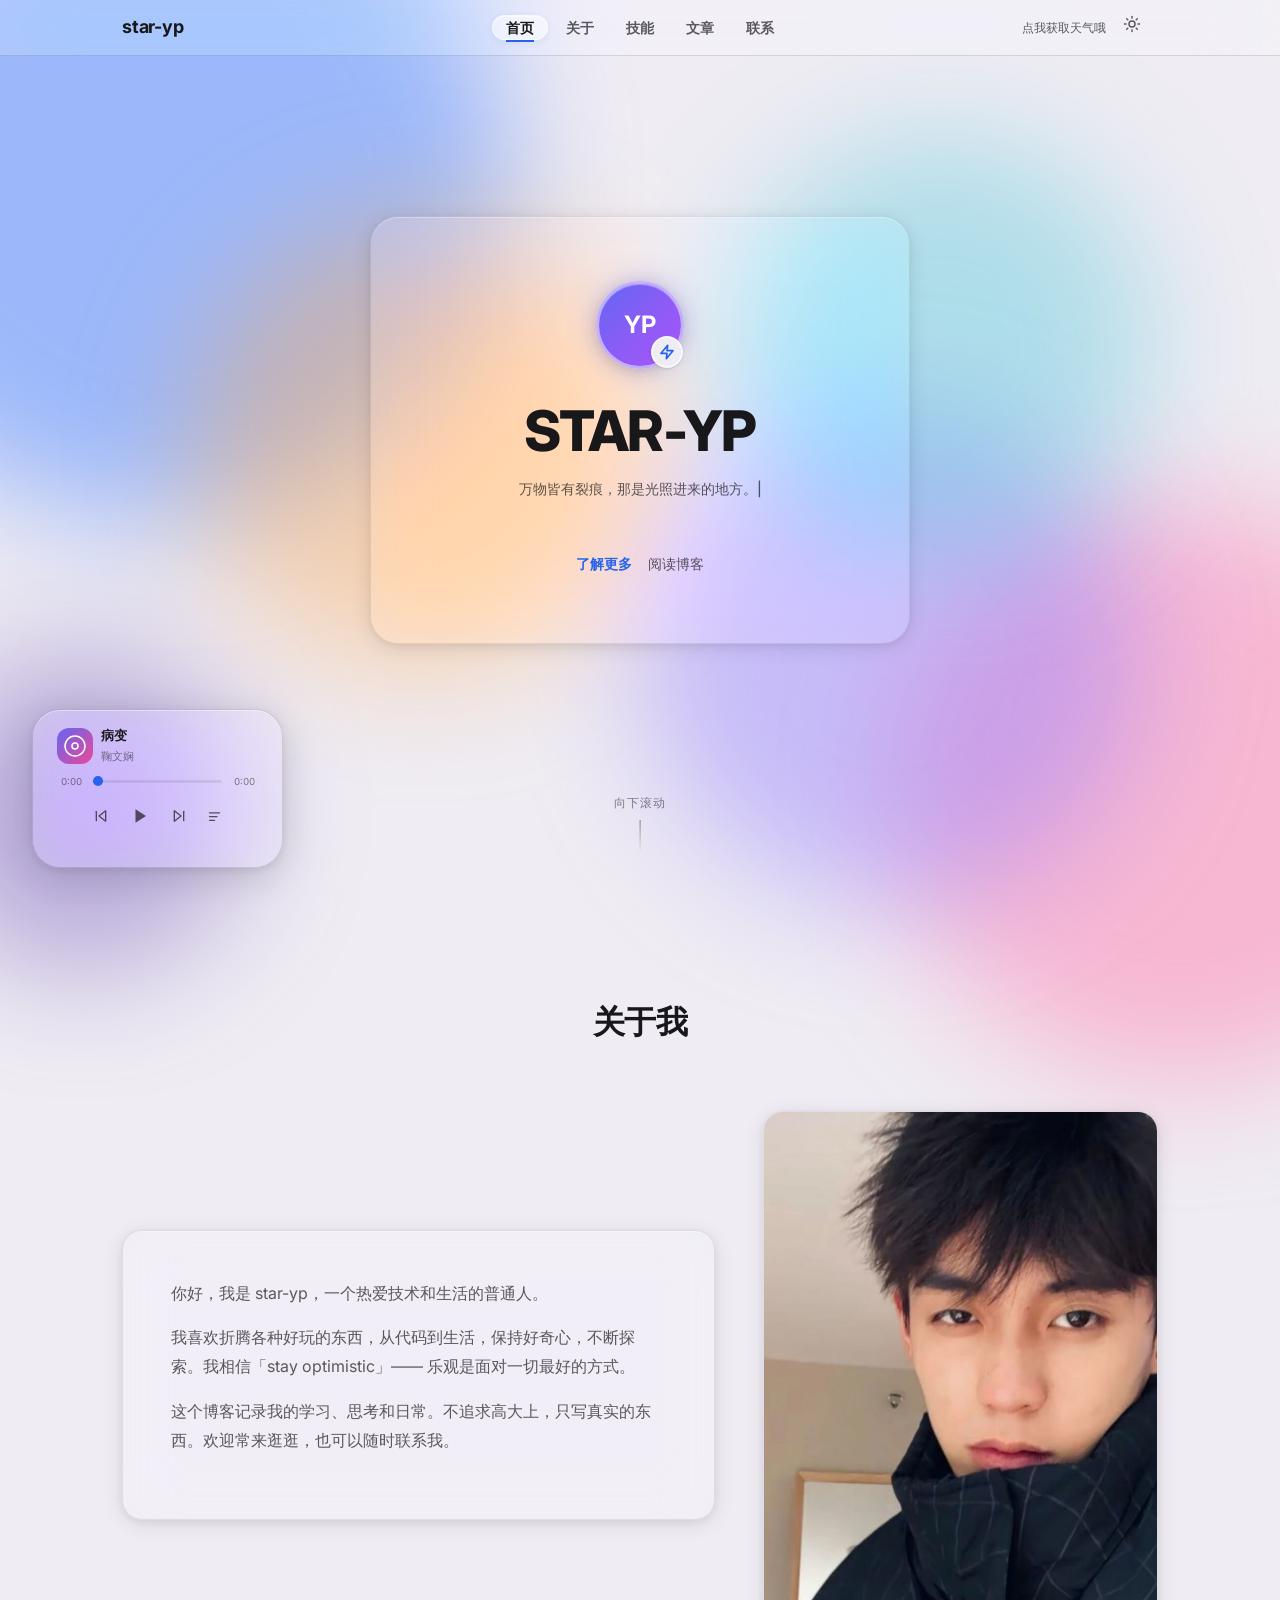
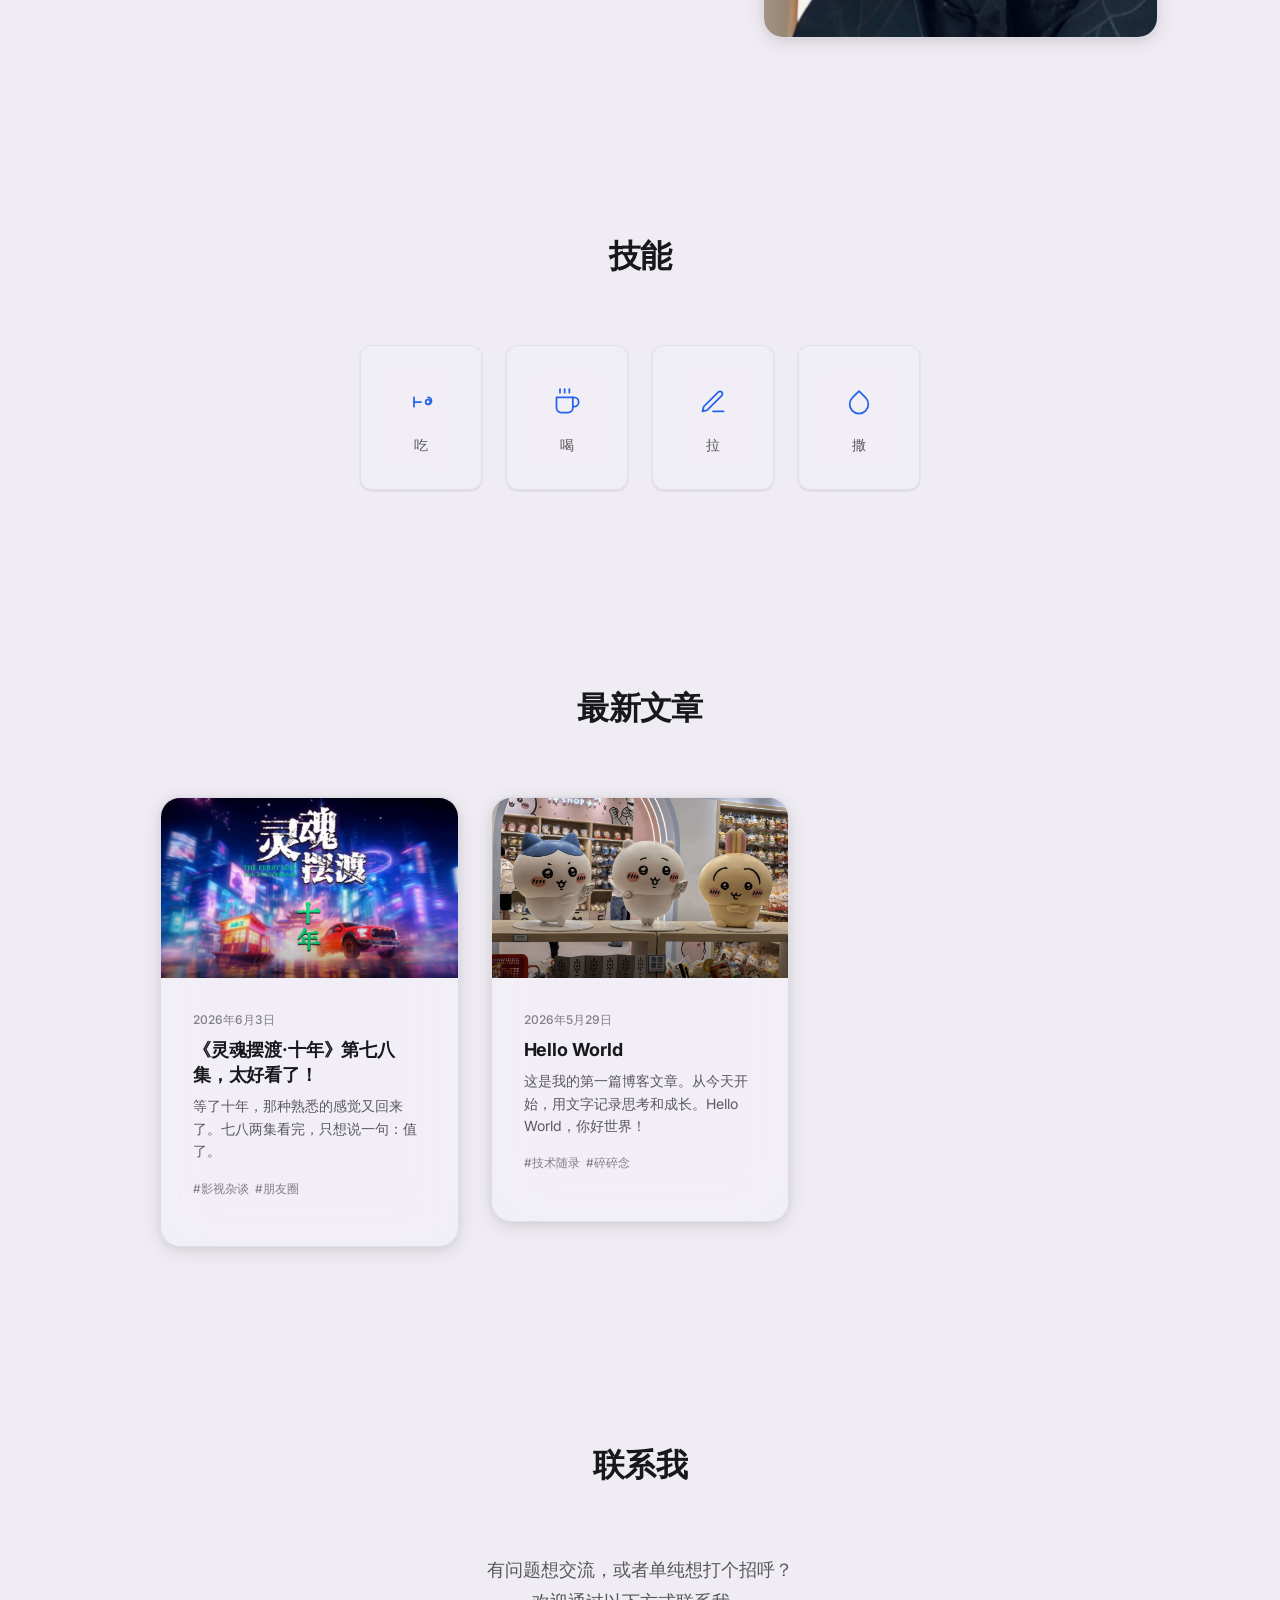
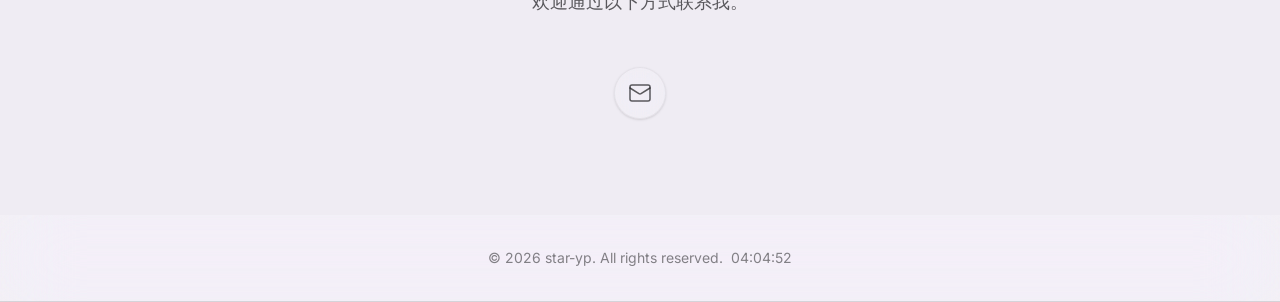
<file: index.html>
<!DOCTYPE html>
<html lang="zh-CN">
<head>
  <meta charset="UTF-8">
  <meta name="viewport" content="width=device-width, initial-scale=1.0">
  <meta name="description" content="star-yp 的个人博客 - stay optimistic">
  <title>star-yp's Blog</title>
  <link rel="icon" type="image/jpeg" href="favicon.jpg">
  <link rel="preconnect" href="https://fonts.googleapis.com">
  <link rel="preconnect" href="https://fonts.gstatic.com" crossorigin>
  <link href="https://fonts.googleapis.com/css2?family=Inter:wght@400;500;600;700;800&display=swap" rel="stylesheet">
  <link rel="stylesheet" href="css/styles.css">
</head>
<body>

  <!-- ======== 粒子星空背景 ======== -->
  <canvas class="particle-bg" id="particleBg" aria-hidden="true"></canvas>

  <!-- ======== 动态背景光斑 (iOS 17 风格) ======== -->
  <div class="bg-orbs" aria-hidden="true">
    <div class="bg-orbs__orb bg-orbs__orb--1"></div>
    <div class="bg-orbs__orb bg-orbs__orb--2"></div>
    <div class="bg-orbs__orb bg-orbs__orb--3"></div>
    <div class="bg-orbs__orb bg-orbs__orb--4"></div>
    <div class="bg-orbs__orb bg-orbs__orb--5"></div>
    <div class="bg-orbs__orb bg-orbs__orb--6"></div>
  </div>

  <!-- ======== 主题切换过渡层 ======== -->
  <div class="theme-overlay" id="themeOverlay" aria-hidden="true"></div>

  <!-- ======== 导航栏 ======== -->
  <nav class="nav glass--heavy" id="nav">
    <div class="nav__inner container">
      <a href="#hero" class="nav__logo">star-yp</a>
      <ul class="nav__links" id="navLinks">
        <button class="nav__drawer-close" id="drawerClose" aria-label="关闭菜单">
          <svg width="20" height="20" viewBox="0 0 24 24" fill="none" stroke="currentColor" stroke-width="2" stroke-linecap="round"><line x1="18" y1="6" x2="6" y2="18"/><line x1="6" y1="6" x2="18" y2="18"/></svg>
        </button>
        <li><a href="#hero" class="nav__link nav__link--active">首页</a></li>
        <li><a href="#about" class="nav__link">关于</a></li>
        <li><a href="#skills" class="nav__link">技能</a></li>
        <li><a href="#posts" class="nav__link">文章</a></li>
        <li><a href="#contact" class="nav__link">联系</a></li>
        <div class="nav__indicator" id="navIndicator"></div>
      </ul>
      <div class="nav__actions">
        <span class="nav__weather" id="navWeather">
          <span id="weatherText">点我获取天气哦</span>
        </span>
        <button class="nav__theme" id="themeToggle" aria-label="Switch theme">
          <span class="nav__theme-icon nav__theme-icon--sun">
            <svg width="18" height="18" viewBox="0 0 24 24" fill="none" stroke="currentColor" stroke-width="2" stroke-linecap="round" stroke-linejoin="round">
              <circle cx="12" cy="12" r="4"/><path d="M12 2v2"/><path d="M12 20v2"/><path d="m4.93 4.93 1.41 1.41"/><path d="m17.66 17.66 1.41 1.41"/><path d="M2 12h2"/><path d="M20 12h2"/><path d="m6.34 17.66-1.41 1.41"/><path d="m19.07 4.93-1.41 1.41"/>
            </svg>
          </span>
          <span class="nav__theme-icon nav__theme-icon--moon">
            <svg width="18" height="18" viewBox="0 0 24 24" fill="none" stroke="currentColor" stroke-width="2" stroke-linecap="round" stroke-linejoin="round">
              <path d="M21 12.79A9 9 0 1 1 11.21 3 7 7 0 0 0 21 12.79z"/>
            </svg>
          </span>
        </button>
      </div>
      <button class="nav__toggle" id="navToggle" aria-label="Toggle menu">
        <span></span>
        <span></span>
        <span></span>
      </button>
    </div>
    <div class="nav__overlay" id="navOverlay"></div>
  </nav>

  <main>
    <!-- ======== Hero ======== -->
    <section id="hero" class="section hero">
      <div class="hero__content glass--medium reveal reveal-zoom" id="heroCard">
        <div class="hero__avatar">
          <div class="hero__avatar-placeholder">YP
            <span class="hero__avatar-badge">
              <svg width="16" height="16" viewBox="0 0 24 24" fill="none" stroke="currentColor" stroke-width="2.5" stroke-linecap="round" stroke-linejoin="round">
                <path d="M13 2L3 14h9l-1 8 10-12h-9l1-8z"/>
              </svg>
            </span>
          </div>
        </div>
        <h1 class="hero__title" id="heroTitle"></h1>
        <p class="hero__quote" id="heroQuote"></p>
        <div class="hero__actions">
          <a href="#about" class="hero__cta">了解更多</a>
          <a href="#posts" class="hero__cta hero__cta--secondary">阅读博客</a>
        </div>
      </div>
      <div class="hero__scroll-indicator">
        <span>向下滚动</span>
        <div class="hero__scroll-line"></div>
      </div>
    </section>

    <!-- ======== 关于我 ======== -->
    <section id="about" class="section">
      <div class="container">
        <h2 class="section__title reveal">关于我</h2>
        <div class="about__grid">
          <div class="about__text glass--medium reveal reveal-left">
            <p class="about__paragraph">
              你好，我是 star-yp，一个热爱技术和生活的普通人。
            </p>
            <p class="about__paragraph">
              我喜欢折腾各种好玩的东西，从代码到生活，保持好奇心，不断探索。我相信「stay optimistic」—— 乐观是面对一切最好的方式。
            </p>
            <p class="about__paragraph">
              这个博客记录我的学习、思考和日常。不追求高大上，只写真实的东西。欢迎常来逛逛，也可以随时联系我。
            </p>
          </div>
          <div class="about__image glass--medium reveal reveal-right" id="aboutImageCard">
            <img class="about__image-photo" id="photoDisplay" src="assets/photo.jpg" alt="个人照片" draggable="false" style="object-position: 50% 50%">
            <span class="about__image-hint">↕ 拖拽调整位置</span>
          </div>
        </div>
      </div>
    </section>

    <!-- ======== 技能 ======== -->
    <section id="skills" class="section section--alt">
      <div class="container">
        <h2 class="section__title reveal">技能</h2>
        <div class="skills__grid">
          <div class="skill-card glass--light reveal">
            <span class="skill-card__icon">
              <svg width="28" height="28" viewBox="0 0 24 24" fill="none" stroke="currentColor" stroke-width="1.5" stroke-linecap="round" stroke-linejoin="round">
                <path d="M18 8a3 3 0 0 1 0 6"/><path d="M6 8v8"/><path d="M6 12h6"/><circle cx="18" cy="12" r="2"/>
              </svg>
            </span>
            <span class="skill-card__label">吃</span>
          </div>
          <div class="skill-card glass--light reveal">
            <span class="skill-card__icon">
              <svg width="28" height="28" viewBox="0 0 24 24" fill="none" stroke="currentColor" stroke-width="1.5" stroke-linecap="round" stroke-linejoin="round">
                <path d="M17 8h1a4 4 0 0 1 0 8h-1"/><path d="M3 8h14v9a4 4 0 0 1-4 4H7a4 4 0 0 1-4-4Z"/><line x1="6" y1="1" x2="6" y2="4"/><line x1="10" y1="1" x2="10" y2="4"/><line x1="14" y1="1" x2="14" y2="4"/>
              </svg>
            </span>
            <span class="skill-card__label">喝</span>
          </div>
          <div class="skill-card glass--light reveal">
            <span class="skill-card__icon">
              <svg width="28" height="28" viewBox="0 0 24 24" fill="none" stroke="currentColor" stroke-width="1.5" stroke-linecap="round" stroke-linejoin="round">
                <path d="M12 20h9"/><path d="M16.5 3.5a2.121 2.121 0 0 1 3 3L7 19l-4 1 1-4L16.5 3.5z"/>
              </svg>
            </span>
            <span class="skill-card__label">拉</span>
          </div>
          <div class="skill-card glass--light reveal">
            <span class="skill-card__icon">
              <svg width="28" height="28" viewBox="0 0 24 24" fill="none" stroke="currentColor" stroke-width="1.5" stroke-linecap="round" stroke-linejoin="round">
                <path d="M12 2.69l5.66 5.66a8 8 0 1 1-11.31 0z"/>
              </svg>
            </span>
            <span class="skill-card__label">撒</span>
          </div>
        </div>
      </div>
    </section>

    <!-- ======== 博客文章 ======== -->
    <section id="posts" class="section">
      <div class="container">
        <h2 class="section__title reveal">最新文章</h2>
        <div class="posts__grid">
          <article class="post-card glass--medium reveal">
            <div class="post-card__image">
              <img class="post-card__image-img" src="assets/post-soul-ferry.jpg" alt="">
              <div class="post-card__image-overlay"></div>
            </div>
            <a href="post.html?id=soul-ferry-ten-years" class="post-card__body">
              <time class="post-card__date" datetime="2026-06-03">2026年6月3日</time>
              <h3 class="post-card__title">《灵魂摆渡·十年》第七八集，太好看了！</h3>
              <p class="post-card__excerpt">
                等了十年，那种熟悉的感觉又回来了。七八两集看完，只想说一句：值了。
              </p>
              <div class="post-card__tags">
                <span class="post-card__tag">#影视杂谈</span>
                <span class="post-card__tag">#朋友圈</span>
              </div>
            </a>
          </article>
          <article class="post-card glass--medium reveal">
            <div class="post-card__image">
              <img class="post-card__image-img" src="assets/post-cover.jpg" alt="">
              <div class="post-card__image-overlay"></div>
            </div>
            <a href="post.html?id=hello-world" class="post-card__body">
              <time class="post-card__date" datetime="2026-05-29">2026年5月29日</time>
              <h3 class="post-card__title">Hello World</h3>
              <p class="post-card__excerpt">
                这是我的第一篇博客文章。从今天开始，用文字记录思考和成长。Hello World，你好世界！
              </p>
              <div class="post-card__tags">
                <span class="post-card__tag">#技术随录</span>
                <span class="post-card__tag">#碎碎念</span>
              </div>
            </a>
          </article>
        </div>
      </div>
    </section>

    <!-- ======== 联系我 ======== -->
    <section id="contact" class="section section--alt">
      <div class="container">
        <h2 class="section__title reveal">联系我</h2>
        <p class="contact__intro reveal">
          有问题想交流，或者单纯想打个招呼？<br>欢迎通过以下方式联系我。
        </p>
        <div class="contact__links reveal">
          <a href="mailto:1507624660@qq.com" class="contact__link glass--light" aria-label="QQ邮箱">
            <svg width="24" height="24" viewBox="0 0 24 24" fill="none" stroke="currentColor" stroke-width="1.5" stroke-linecap="round" stroke-linejoin="round">
              <rect x="2" y="4" width="20" height="16" rx="2"/>
              <path d="m22 7-8.97 5.7a1.94 1.94 0 0 1-2.06 0L2 7"/>
            </svg>
          </a>
        </div>
      </div>
    </section>
  </main>

  <!-- ======== 文章阅读面板 ======== -->
  <div class="post-overlay" id="postOverlay" aria-hidden="true">
    <div class="post-overlay__backdrop" id="postOverlayBackdrop"></div>
    <div class="post-overlay__panel glass--heavy" id="postOverlayPanel">
      <button class="post-overlay__close" id="postOverlayClose" aria-label="关闭">
        <svg width="16" height="16" viewBox="0 0 24 24" fill="none" stroke="currentColor" stroke-width="2.5" stroke-linecap="round"><line x1="18" y1="6" x2="6" y2="18"/><line x1="6" y1="6" x2="18" y2="18"/></svg>
      </button>
      <article class="post-overlay__body" id="postOverlayContent"></article>
    </div>
  </div>

  <!-- ======== 页脚 ======== -->
  <footer class="footer glass--heavy">
    <div class="container footer__inner">
      <p class="footer__copyright">&copy; 2026 star-yp. All rights reserved. &nbsp;<span id="footerClock">00:00:00</span></p>
    </div>
  </footer>

  <!-- ======== 音乐播放器 ======== -->
  <audio id="bgmAudio" preload="auto">
    <source src="https://music.163.com/song/media/outer/url?id=533259686.mp3" type="audio/mpeg">
  </audio>
  <script>
    (() => {
      const key = 'blog_music_state';
      let s;
      try { s = JSON.parse(localStorage.getItem(key)); } catch (e) {}
      if (!s || !s.playing || !s.src) return;
      localStorage.removeItem(key);
      const a = document.getElementById('bgmAudio');
      if (!a) return;
      a.src = s.src;
      a.currentTime = s.currentTime || 0;
      a.play().catch(() => {});
    })();
  </script>
  <div class="music-player glass--heavy tilt-card" id="musicPlayer">
    <div class="music-player__header">
      <div class="music-player__album">
        <div class="music-player__album-art" id="musicAlbumArt">
          <svg width="24" height="24" viewBox="0 0 24 24" fill="none" stroke="currentColor" stroke-width="1.5"><circle cx="12" cy="12" r="10"/><circle cx="12" cy="12" r="3"/></svg>
        </div>
        <div class="music-player__info">
          <span class="music-player__title" id="musicTitle">点击播放</span>
          <span class="music-player__artist" id="musicArtist">BGM</span>
        </div>
      </div>
      <button class="music-player__collapse" id="musicCollapse" aria-label="收起">
        <svg width="14" height="14" viewBox="0 0 24 24" fill="none" stroke="currentColor" stroke-width="2.5" stroke-linecap="round"><polyline points="6 9 12 15 18 9"/></svg>
      </button>
    </div>
    <div class="music-player__progress">
      <span class="music-player__time" id="musicCurTime">0:00</span>
      <input type="range" class="music-player__seek" id="musicSeek" min="0" max="100" value="0" step="0.1">
      <span class="music-player__time" id="musicDurTime">0:00</span>
    </div>
    <div class="music-player__controls">
      <button class="music-player__btn" id="musicPrev" aria-label="上一首">
        <svg width="16" height="16" viewBox="0 0 24 24" fill="none" stroke="currentColor" stroke-width="2" stroke-linecap="round" stroke-linejoin="round"><polygon points="19 20 9 12 19 4 19 20"/><line x1="5" y1="19" x2="5" y2="5"/></svg>
      </button>
      <button class="music-player__btn music-player__btn--play" id="musicPlay" aria-label="播放">
        <svg class="icon-play" width="18" height="18" viewBox="0 0 24 24" fill="currentColor" stroke="none"><polygon points="6 3 20 12 6 21 6 3"/></svg>
        <svg class="icon-pause" width="18" height="18" viewBox="0 0 24 24" fill="currentColor" stroke="none"><rect x="5" y="3" width="5" height="18" rx="1"/><rect x="14" y="3" width="5" height="18" rx="1"/></svg>
      </button>
      <button class="music-player__btn" id="musicNext" aria-label="下一首">
        <svg width="16" height="16" viewBox="0 0 24 24" fill="none" stroke="currentColor" stroke-width="2" stroke-linecap="round" stroke-linejoin="round"><polygon points="5 4 15 12 5 20 5 4"/><line x1="19" y1="5" x2="19" y2="19"/></svg>
      </button>
      <button class="music-player__btn" id="musicLyrics" aria-label="歌词">
        <svg width="15" height="15" viewBox="0 0 24 24" fill="none" stroke="currentColor" stroke-width="2" stroke-linecap="round" stroke-linejoin="round"><line x1="4" y1="6" x2="20" y2="6"/><line x1="4" y1="12" x2="16" y2="12"/><line x1="4" y1="18" x2="12" y2="18"/></svg>
      </button>
    </div>
    <div class="music-player__lyrics" id="musicLyricsPanel">
      <div class="music-player__lyrics-inner" id="musicLyricsInner"></div>
      <div class="music-player__lyrics-tune" id="musicLyricsTune">
        <button class="music-player__tune-btn" id="lyricsSlower" aria-label="歌词延后">◂</button>
        <span class="music-player__tune-val" id="lyricsOffsetVal">0s</span>
        <button class="music-player__tune-btn" id="lyricsFaster" aria-label="歌词提前">▸</button>
      </div>
    </div>
    <div class="music-player__viz" id="musicViz" aria-hidden="true">
      <span class="viz-bar" style="--h:0.6;--d:0.6s"></span>
      <span class="viz-bar" style="--h:0.35;--d:0.45s"></span>
      <span class="viz-bar" style="--h:0.8;--d:0.7s"></span>
      <span class="viz-bar" style="--h:0.45;--d:0.5s"></span>
      <span class="viz-bar" style="--h:0.9;--d:0.65s"></span>
      <span class="viz-bar" style="--h:0.55;--d:0.55s"></span>
      <span class="viz-bar" style="--h:0.7;--d:0.75s"></span>
      <span class="viz-bar" style="--h:0.4;--d:0.48s"></span>
      <span class="viz-bar" style="--h:0.85;--d:0.68s"></span>
      <span class="viz-bar" style="--h:0.5;--d:0.52s"></span>
      <span class="viz-bar" style="--h:0.75;--d:0.62s"></span>
      <span class="viz-bar" style="--h:0.3;--d:0.42s"></span>
      <span class="viz-bar" style="--h:0.95;--d:0.72s"></span>
      <span class="viz-bar" style="--h:0.65;--d:0.58s"></span>
      <span class="viz-bar" style="--h:0.5;--d:0.54s"></span>
      <span class="viz-bar" style="--h:0.8;--d:0.66s"></span>
      <span class="viz-bar" style="--h:0.35;--d:0.44s"></span>
      <span class="viz-bar" style="--h:0.7;--d:0.64s"></span>
      <span class="viz-bar" style="--h:0.55;--d:0.56s"></span>
      <span class="viz-bar" style="--h:0.9;--d:0.7s"></span>
    </div>
  </div>

  <!-- ======== 回到顶部 ======== -->
  <button class="scroll-top glass--light" id="scrollTop" aria-label="Scroll to top">
    <svg class="scroll-top__ring" width="48" height="48" viewBox="0 0 48 48">
      <circle cx="24" cy="24" r="21" fill="none" stroke="currentColor" stroke-width="1.5" opacity="0.12"/>
      <circle class="scroll-top__ring-fill" cx="24" cy="24" r="21" fill="none" stroke="currentColor" stroke-width="1.8" stroke-linecap="round" stroke-dasharray="131.95" stroke-dashoffset="131.95" transform="rotate(-90 24 24)"/>
    </svg>
    <svg width="20" height="20" viewBox="0 0 24 24" fill="none" stroke="currentColor" stroke-width="2" stroke-linecap="round" stroke-linejoin="round">
      <path d="m18 15-6-6-6 6"/>
    </svg>
  </button>

  <script src="js/playlist.js"></script>
  <script src="js/lyrics.js"></script>
  <script src="js/posts.js"></script>
  <script src="js/script.js"></script>

  <!-- ======== 点击文字粒子容器 ======== -->
  <div class="click-particles" id="clickParticles" aria-hidden="true"></div>

  <!-- ======== 自定义光标 ======== -->
  <div class="custom-cursor" id="customCursor" aria-hidden="true"></div>
</body>
</html>
</file>
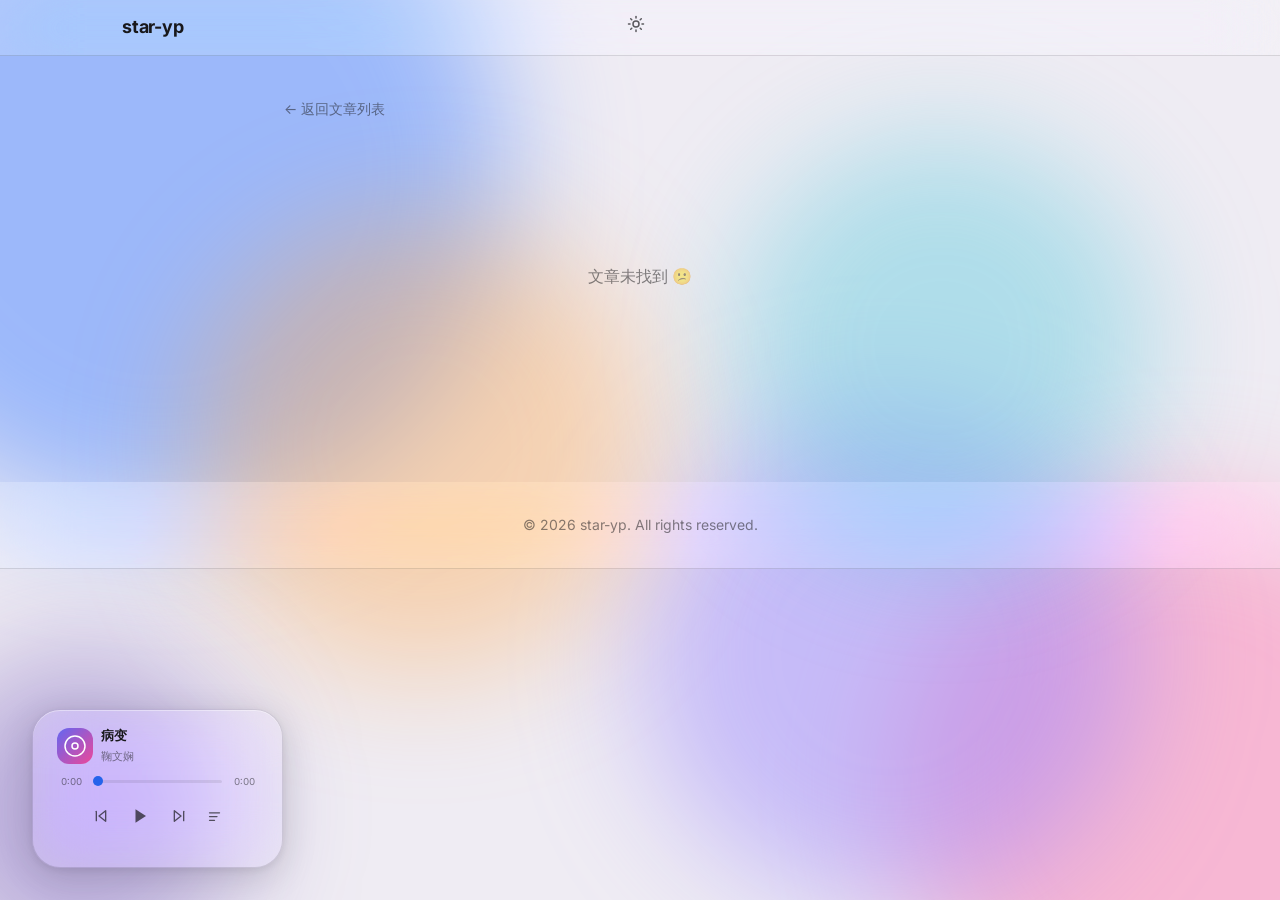
<file: post.html>
<!DOCTYPE html>
<html lang="zh-CN">
<head>
  <meta charset="UTF-8">
  <meta name="viewport" content="width=device-width, initial-scale=1.0">
  <meta name="description" content="star-yp 的个人博客">
  <title>文章 - star-yp's Blog</title>
  <link rel="preconnect" href="https://fonts.googleapis.com">
  <link rel="preconnect" href="https://fonts.gstatic.com" crossorigin>
  <link href="https://fonts.googleapis.com/css2?family=Inter:wght@400;500;600;700;800&display=swap" rel="stylesheet">
  <link rel="icon" type="image/jpeg" href="favicon.jpg">
  <link rel="stylesheet" href="css/styles.css">
  <link rel="prefetch" href="https://music.163.com/song/media/outer/url?id=533259686.mp3" as="audio" crossorigin="anonymous">
  <style>
    .post-page {
      max-width: 760px;
      margin: 0 auto;
      padding: var(--space-4xl) var(--space-lg);
      animation: postFadeIn 0.5s ease-out both;
    }
    @keyframes postFadeIn {
      from { opacity: 0; transform: translateY(12px); }
      to   { opacity: 1; transform: translateY(0); }
    }
    .post-page__back {
      display: inline-flex;
      align-items: center;
      gap: 6px;
      font-size: var(--text-sm);
      color: var(--color-text-tertiary);
      text-decoration: none;
      margin-bottom: var(--space-2xl);
      transition: color 0.2s ease;
    }
    .post-page__back:hover { color: var(--color-accent); }
    .post-page__cover {
      width: 100%;
      max-height: 400px;
      object-fit: cover;
      border-radius: var(--radius-md);
      margin-bottom: var(--space-2xl);
    }
    .post-page__header { margin-bottom: var(--space-2xl); }
    .post-page__category {
      display: inline-block;
      font-size: var(--text-xs);
      color: var(--color-accent);
      font-weight: 600;
      margin-bottom: var(--space-sm);
    }
    .post-page__title {
      font-size: var(--text-4xl);
      font-weight: 800;
      letter-spacing: -0.02em;
      margin-bottom: var(--space-sm);
      color: var(--color-text-primary);
    }
    [data-theme="dark"] .post-page__title {
      text-shadow: 0 0 10px rgba(130,120,255,0.25), 0 0 30px rgba(100,80,240,0.1);
    }
    .post-page__date {
      font-size: var(--text-sm);
      color: var(--color-text-tertiary);
    }
    .post-page__body {
      font-size: var(--text-base);
      line-height: 2;
      color: var(--color-text-primary);
      opacity: 0.88;
    }
    .post-page__body p { margin-bottom: var(--space-lg); }
    .post-page__notfound {
      text-align: center;
      padding: var(--space-4xl);
      color: var(--color-text-tertiary);
    }
  </style>
</head>
<body>
  <div class="progress-bar" id="progressBar"></div>
  <canvas class="particle-bg" id="particleBg" aria-hidden="true"></canvas>
  <div class="bg-orbs" aria-hidden="true">
    <div class="bg-orbs__orb bg-orbs__orb--1"></div>
    <div class="bg-orbs__orb bg-orbs__orb--2"></div>
    <div class="bg-orbs__orb bg-orbs__orb--3"></div>
    <div class="bg-orbs__orb bg-orbs__orb--4"></div>
    <div class="bg-orbs__orb bg-orbs__orb--5"></div>
    <div class="bg-orbs__orb bg-orbs__orb--6"></div>
  </div>
  <div class="theme-overlay" id="themeOverlay" aria-hidden="true"></div>

  <nav class="nav glass--heavy" id="nav">
    <div class="nav__inner container">
      <a href="index.html" class="nav__logo">star-yp</a>
      <div class="nav__actions">
        <button class="nav__theme" id="themeToggle" aria-label="Switch theme">
          <span class="nav__theme-icon nav__theme-icon--sun">
            <svg width="18" height="18" viewBox="0 0 24 24" fill="none" stroke="currentColor" stroke-width="2" stroke-linecap="round" stroke-linejoin="round">
              <circle cx="12" cy="12" r="4"/><path d="M12 2v2"/><path d="M12 20v2"/><path d="m4.93 4.93 1.41 1.41"/><path d="m17.66 17.66 1.41 1.41"/><path d="M2 12h2"/><path d="M20 12h2"/><path d="m6.34 17.66-1.41 1.41"/><path d="m19.07 4.93-1.41 1.41"/>
            </svg>
          </span>
          <span class="nav__theme-icon nav__theme-icon--moon">
            <svg width="18" height="18" viewBox="0 0 24 24" fill="none" stroke="currentColor" stroke-width="2" stroke-linecap="round" stroke-linejoin="round">
              <path d="M21 12.79A9 9 0 1 1 11.21 3 7 7 0 0 0 21 12.79z"/>
            </svg>
          </span>
        </button>
      </div>
    </div>
  </nav>

  <main class="post-page" id="postPage">
    <a href="index.html#posts" class="post-page__back">← 返回文章列表</a>
  </main>

  <footer class="footer glass--heavy">
    <div class="container footer__inner">
      <p class="footer__copyright">&copy; 2026 star-yp. All rights reserved.</p>
    </div>
  </footer>

  <!-- ======== 音乐播放器 ======== -->
  <audio id="bgmAudio" preload="auto">
    <source src="https://music.163.com/song/media/outer/url?id=533259686.mp3" type="audio/mpeg">
  </audio>
  <script>
    (() => {
      const key = 'blog_music_state';
      let s;
      try { s = JSON.parse(localStorage.getItem(key)); } catch (e) {}
      if (!s || !s.playing || !s.src) return;
      localStorage.removeItem(key);
      const a = document.getElementById('bgmAudio');
      if (!a) return;
      a.src = s.src;
      a.currentTime = s.currentTime || 0;
      a.play().catch(() => {});
    })();
  </script>
  <div class="music-player glass--heavy tilt-card" id="musicPlayer">
    <div class="music-player__header">
      <div class="music-player__album">
        <div class="music-player__album-art" id="musicAlbumArt">
          <svg width="24" height="24" viewBox="0 0 24 24" fill="none" stroke="currentColor" stroke-width="1.5"><circle cx="12" cy="12" r="10"/><circle cx="12" cy="12" r="3"/></svg>
        </div>
        <div class="music-player__info">
          <span class="music-player__title" id="musicTitle">点击播放</span>
          <span class="music-player__artist" id="musicArtist">BGM</span>
        </div>
      </div>
    </div>
    <div class="music-player__progress">
      <span class="music-player__time" id="musicCurTime">0:00</span>
      <input type="range" class="music-player__seek" id="musicSeek" min="0" max="100" value="0" step="0.1">
      <span class="music-player__time" id="musicDurTime">0:00</span>
    </div>
    <div class="music-player__controls">
      <button class="music-player__btn" id="musicPrev" aria-label="上一首">
        <svg width="16" height="16" viewBox="0 0 24 24" fill="none" stroke="currentColor" stroke-width="2" stroke-linecap="round" stroke-linejoin="round"><polygon points="19 20 9 12 19 4 19 20"/><line x1="5" y1="19" x2="5" y2="5"/></svg>
      </button>
      <button class="music-player__btn music-player__btn--play" id="musicPlay" aria-label="播放">
        <svg class="icon-play" width="18" height="18" viewBox="0 0 24 24" fill="currentColor" stroke="none"><polygon points="6 3 20 12 6 21 6 3"/></svg>
        <svg class="icon-pause" width="18" height="18" viewBox="0 0 24 24" fill="currentColor" stroke="none"><rect x="5" y="3" width="5" height="18" rx="1"/><rect x="14" y="3" width="5" height="18" rx="1"/></svg>
      </button>
      <button class="music-player__btn" id="musicNext" aria-label="下一首">
        <svg width="16" height="16" viewBox="0 0 24 24" fill="none" stroke="currentColor" stroke-width="2" stroke-linecap="round" stroke-linejoin="round"><polygon points="5 4 15 12 5 20 5 4"/><line x1="19" y1="5" x2="19" y2="19"/></svg>
      </button>
      <button class="music-player__btn" id="musicLyrics" aria-label="歌词">
        <svg width="15" height="15" viewBox="0 0 24 24" fill="none" stroke="currentColor" stroke-width="2" stroke-linecap="round" stroke-linejoin="round"><line x1="4" y1="6" x2="20" y2="6"/><line x1="4" y1="12" x2="16" y2="12"/><line x1="4" y1="18" x2="12" y2="18"/></svg>
      </button>
    </div>
    <div class="music-player__lyrics" id="musicLyricsPanel">
      <div class="music-player__lyrics-inner" id="musicLyricsInner"></div>
      <div class="music-player__lyrics-tune" id="musicLyricsTune">
        <button class="music-player__tune-btn" id="lyricsSlower" aria-label="歌词延后">◂</button>
        <span class="music-player__tune-val" id="lyricsOffsetVal">0s</span>
        <button class="music-player__tune-btn" id="lyricsFaster" aria-label="歌词提前">▸</button>
      </div>
    </div>
    <div class="music-player__viz" id="musicViz" aria-hidden="true">
      <span class="viz-bar" style="--h:0.6;--d:0.6s"></span>
      <span class="viz-bar" style="--h:0.35;--d:0.45s"></span>
      <span class="viz-bar" style="--h:0.8;--d:0.7s"></span>
      <span class="viz-bar" style="--h:0.45;--d:0.5s"></span>
      <span class="viz-bar" style="--h:0.9;--d:0.65s"></span>
      <span class="viz-bar" style="--h:0.55;--d:0.55s"></span>
      <span class="viz-bar" style="--h:0.7;--d:0.75s"></span>
      <span class="viz-bar" style="--h:0.4;--d:0.48s"></span>
      <span class="viz-bar" style="--h:0.85;--d:0.68s"></span>
      <span class="viz-bar" style="--h:0.5;--d:0.52s"></span>
      <span class="viz-bar" style="--h:0.75;--d:0.62s"></span>
      <span class="viz-bar" style="--h:0.3;--d:0.42s"></span>
      <span class="viz-bar" style="--h:0.95;--d:0.72s"></span>
      <span class="viz-bar" style="--h:0.65;--d:0.58s"></span>
      <span class="viz-bar" style="--h:0.5;--d:0.54s"></span>
      <span class="viz-bar" style="--h:0.8;--d:0.66s"></span>
      <span class="viz-bar" style="--h:0.35;--d:0.44s"></span>
      <span class="viz-bar" style="--h:0.7;--d:0.64s"></span>
      <span class="viz-bar" style="--h:0.55;--d:0.56s"></span>
      <span class="viz-bar" style="--h:0.9;--d:0.7s"></span>
    </div>
  </div>

  <!-- ======== 回到顶部 ======== -->
  <button class="scroll-top glass--light" id="scrollTop" aria-label="Scroll to top">
    <svg class="scroll-top__ring" width="48" height="48" viewBox="0 0 48 48">
      <circle cx="24" cy="24" r="21" fill="none" stroke="currentColor" stroke-width="1.5" opacity="0.12"/>
      <circle class="scroll-top__ring-fill" cx="24" cy="24" r="21" fill="none" stroke="currentColor" stroke-width="1.8" stroke-linecap="round" stroke-dasharray="131.95" stroke-dashoffset="131.95" transform="rotate(-90 24 24)"/>
    </svg>
    <svg width="20" height="20" viewBox="0 0 24 24" fill="none" stroke="currentColor" stroke-width="2" stroke-linecap="round" stroke-linejoin="round">
      <path d="m18 15-6-6-6 6"/>
    </svg>
  </button>

  <div class="click-particles" id="clickParticles" aria-hidden="true"></div>

  <script src="js/posts.js"></script>
  <script src="js/playlist.js"></script>
  <script src="js/lyrics.js"></script>
  <script src="js/script.js"></script>
  <script>
    // Theme init (before DOMContentLoaded to prevent flash)
    (() => {
      const theme = localStorage.getItem('blog_theme') || 'light';
      document.documentElement.setAttribute('data-theme', theme);
    })();
    // Shared: render a post into the page
    function renderPost(post, addToHistory) {
      const page = document.getElementById('postPage');
      const backLink = '<a href="index.html" class="post-page__back">← 返回文章列表</a>';
      if (post) {
        document.title = post.title + ' - star-yp\'s Blog';
        page.innerHTML = backLink + `
          <article style="animation:postFadeIn 0.35s ease-out both">
            ${post.cover ? `<img class="post-page__cover" src="${post.cover}" alt="">` : ''}
            <header class="post-page__header">
              <h1 class="post-page__title">${post.title}</h1>
              ${post.tags ? `<div class="post-page__tags">${post.tags.map(t => `<span class="post-page__tag">#${t}</span>`).join('')}</div>` : ''}
              <time class="post-page__date" datetime="${post.date}">${post.date}</time>
            </header>
            <div class="post-page__body">
              ${post.content.map(p => `<p>${p}</p>`).join('')}
            </div>
          </article>
        `;
      } else {
        page.innerHTML = backLink + '<p class="post-page__notfound">文章未找到 😕</p>';
      }
      if (addToHistory) {
        history.pushState({ postId: post ? post.id : null }, '', 'post.html?id=' + (post ? post.id : ''));
      }
      window.scrollTo(0, 0);
    }

    // Progress bar animation
    function animateProgressBar() {
      const bar = document.getElementById('progressBar');
      if (!bar) return;
      bar.classList.remove('progress-bar--done');
      bar.style.width = '0%';
      let width = 0;
      const step = () => {
        if (width < 60) {
          width += (60 - width) * 0.2 + 3;
          bar.style.width = Math.min(width, 60) + '%';
          requestAnimationFrame(() => setTimeout(step, 60));
        } else if (width < 85) {
          width += (85 - width) * 0.06;
          bar.style.width = Math.min(width, 85) + '%';
          requestAnimationFrame(() => setTimeout(step, 120));
        }
      };
      step();
      return () => { bar.classList.add('progress-bar--done'); };
    }

    // Initial load
    (() => {
      const done = animateProgressBar();
      window.addEventListener('load', done);
      document.addEventListener('DOMContentLoaded', () => {
        const params = new URLSearchParams(window.location.search);
        const id = params.get('id');
        const post = (typeof BLOG_POSTS !== 'undefined' ? BLOG_POSTS : []).find(p => p.id === id);
        history.replaceState({ postId: id || null }, '', 'post.html?id=' + (id || ''));
        renderPost(post, false);
      });
    })();

    // Inter-post navigation: intercept clicks to post.html?id=xxx, swap content without reload
    document.addEventListener('click', function(e) {
      const link = e.target.closest('a[href]');
      if (!link) return;
      const href = link.getAttribute('href');
      if (!href || !href.startsWith('post.html?id=')) return;
      e.preventDefault();
      const params = new URLSearchParams(href.split('?')[1]);
      const id = params.get('id');
      const post = (typeof BLOG_POSTS !== 'undefined' ? BLOG_POSTS : []).find(p => p.id === id);
      if (!post) return;
      const done = animateProgressBar();
      // small delay so progress bar is visible
      setTimeout(() => {
        renderPost(post, true);
        done();
      }, 180);
    });

    // Browser back/forward between posts
    window.addEventListener('popstate', function(e) {
      const params = new URLSearchParams(window.location.search);
      const id = params.get('id');
      const post = (typeof BLOG_POSTS !== 'undefined' ? BLOG_POSTS : []).find(p => p.id === id);
      renderPost(post, false);
    });
  </script>
</body>
</html>
</file>
<file: css/styles.css>
/* ============================================================
   [0] FONT IMPORT (Inter — recommended for glassmorphism)
   ============================================================ */
@import url('https://fonts.googleapis.com/css2?family=Inter:wght@400;500;600;700;800&display=swap');

/* ============================================================
   [1] CSS CUSTOM PROPERTIES
   ============================================================ */
:root {
  /* === Glass Base Colors === */
  --glass-bg-heavy: rgba(255, 255, 255, 0.22);
  --glass-bg: rgba(255, 255, 255, 0.16);
  --glass-bg-light: rgba(255, 255, 255, 0.10);

  /* === Glass Border === */
  --glass-border: rgba(0, 0, 0, 0.08);
  --glass-border-heavy: rgba(0, 0, 0, 0.12);
  --glass-border-light: rgba(0, 0, 0, 0.05);

  /* === Glass Blur & Saturation === */
  --glass-blur-heavy: blur(36px) saturate(180%);
  --glass-blur-medium: blur(28px) saturate(160%);
  --glass-blur-light: blur(16px) saturate(140%);

  /* === Glass Shadow Layers (iOS-style multi-layer) === */
  --glass-shadow-sm: 0 1px 3px rgba(0, 0, 0, 0.08),
                     0 1px 2px rgba(0, 0, 0, 0.05);
  --glass-shadow-md: 0 4px 20px rgba(0, 0, 0, 0.1),
                      0 2px 8px rgba(0, 0, 0, 0.06),
                      inset 0 1px 0 rgba(255, 255, 255, 0.3);
  --glass-shadow-lg: 0 8px 36px rgba(0, 0, 0, 0.14),
                      0 2px 10px rgba(0, 0, 0, 0.08),
                      inset 0 1px 0 rgba(255, 255, 255, 0.4);
  --glass-shadow-hover: 0 12px 44px rgba(0, 0, 0, 0.18),
                         0 4px 14px rgba(0, 0, 0, 0.1),
                         inset 0 1px 0 rgba(255, 255, 255, 0.5);

  /* === Border Radius === */
  --radius-sm: 12px;
  --radius-md: 20px;
  --radius-lg: 28px;
  --radius-full: 9999px;

  /* === Color Palette (monochrome + blue accent — UI/UX Pro Max) === */
  --color-bg: #EFECF3;
  --color-bg-alt: #E8E4EE;
  --color-text-primary: #18181B;
  --color-text-secondary: rgba(24, 24, 27, 0.7);
  --color-text-tertiary: rgba(24, 24, 27, 0.52);
  --color-accent: #2563EB;
  --color-accent-hover: #1D4ED8;
  --color-accent-light: rgba(37, 99, 235, 0.1);

  /* === Typography === */
  --font-sans: 'Inter', -apple-system, BlinkMacSystemFont, 'SF Pro Display',
               'Segoe UI', Roboto, 'Helvetica Neue', Arial, sans-serif;
  --font-mono: 'SF Mono', 'Cascadia Code', 'Fira Code', 'Consolas', monospace;
  --text-xs: 0.75rem;
  --text-sm: 0.875rem;
  --text-base: 1rem;
  --text-lg: 1.125rem;
  --text-xl: 1.25rem;
  --text-2xl: 1.5rem;
  --text-3xl: 2rem;
  --text-4xl: 2.75rem;
  --text-5xl: 3.5rem;

  /* === Spacing (8px grid) === */
  --space-xs: 0.25rem;
  --space-sm: 0.5rem;
  --space-md: 1rem;
  --space-lg: 1.5rem;
  --space-xl: 2rem;
  --space-2xl: 3rem;
  --space-3xl: 4rem;
  --space-4xl: 6rem;

  /* === Transitions === */
  --transition-fast: 0.15s cubic-bezier(0.4, 0, 0.2, 1);
  --transition-base: 0.3s cubic-bezier(0.4, 0, 0.2, 1);
  --transition-slow: 0.5s cubic-bezier(0.4, 0, 0.2, 1);
  --transition-reveal: 0.7s cubic-bezier(0.4, 0, 0.2, 1);

  /* === Z-Index Scale === */
  --z-base: 1;
  --z-card: 10;
  --z-nav: 100;
  --z-overlay: 200;

  /* === Layout === */
  --container-max: 1100px;
  --nav-height: 56px;
}

/* ============================================================
   [1b] DARK THEME OVERRIDES
   ============================================================ */
[data-theme="dark"] {
  --color-bg: #0a0a0f;
  --color-bg-alt: #12121a;
  --color-text-primary: rgba(255, 255, 255, 0.95);
  --color-text-secondary: rgba(255, 255, 255, 0.68);
  --color-text-tertiary: rgba(255, 255, 255, 0.48);
  --color-accent: #5ea8ff;
  --color-accent-hover: #7bb8ff;
  --color-accent-light: rgba(94, 168, 255, 0.15);

  --glass-bg-heavy: rgba(0, 0, 0, 0.38);
  --glass-bg: rgba(0, 0, 0, 0.25);
  --glass-bg-light: rgba(0, 0, 0, 0.15);

  --glass-border: rgba(255, 255, 255, 0.08);
  --glass-border-heavy: rgba(255, 255, 255, 0.14);
  --glass-border-light: rgba(255, 255, 255, 0.06);

  --glass-shadow-sm: 0 1px 3px rgba(0, 0, 0, 0.2),
                     0 1px 2px rgba(0, 0, 0, 0.15);
  --glass-shadow-md: 0 4px 16px rgba(0, 0, 0, 0.25),
                      0 2px 6px rgba(0, 0, 0, 0.15),
                      inset 0 1px 0 rgba(255, 255, 255, 0.06);
  --glass-shadow-lg: 0 8px 32px rgba(0, 0, 0, 0.35),
                      0 2px 8px rgba(0, 0, 0, 0.2),
                      inset 0 1px 0 rgba(255, 255, 255, 0.08);
  --glass-shadow-hover: 0 12px 40px rgba(0, 0, 0, 0.4),
                         0 4px 12px rgba(0, 0, 0, 0.25),
                         inset 0 1px 0 rgba(255, 255, 255, 0.1);
}

/* Smooth transition for all theme-affected properties */
body, nav, section, .glass--heavy, .glass--medium, .glass--light,
.nav, .nav__link, .hero__content, .hero__cta, .post-card, .skill-card,
.contact__link, .footer, .scroll-top, .bg-orbs__orb {
  transition: background-color 0.6s cubic-bezier(0.4, 0, 0.2, 1),
              background 0.6s cubic-bezier(0.4, 0, 0.2, 1),
              border-color 0.6s cubic-bezier(0.4, 0, 0.2, 1),
              box-shadow 0.6s cubic-bezier(0.4, 0, 0.2, 1),
              color 0.4s ease;
}

/* Dark mode orbs — larger, brighter, wider light spread */
[data-theme="dark"] .bg-orbs__orb {
  filter: blur(90px);
}
[data-theme="dark"] .bg-orbs__orb--1 {
  background: rgba(100, 140, 255, 0.55);
  width: 850px; height: 850px;
  top: -20%; left: -15%;
}
[data-theme="dark"] .bg-orbs__orb--2 {
  background: rgba(220, 120, 180, 0.45);
  width: 720px; height: 720px;
  bottom: -20%; right: -15%;
}
[data-theme="dark"] .bg-orbs__orb--3 {
  background: rgba(150, 130, 255, 0.38);
  width: 600px; height: 600px;
}
[data-theme="dark"] .bg-orbs__orb--4 {
  background: rgba(80, 200, 230, 0.35);
  width: 500px; height: 500px;
}
[data-theme="dark"] .bg-orbs__orb--5 {
  background: rgba(255, 180, 80, 0.35);
  width: 520px; height: 520px;
}
[data-theme="dark"] .bg-orbs__orb--6 {
  background: rgba(80, 60, 180, 0.45);
  width: 420px; height: 420px;
}

/* Dark mode specific overrides */

[data-theme="dark"] .about__image-placeholder {
  border-color: rgba(255, 255, 255, 0.1);
}
[data-theme="dark"] .about__image-placeholder:hover {
  border-color: var(--color-accent);
}
[data-theme="dark"] .scroll-top:hover {
  background: rgba(255, 255, 255, 0.08);
}
[data-theme="dark"] ::-webkit-scrollbar-thumb {
  background: rgba(255, 255, 255, 0.12);
}
[data-theme="dark"] ::-webkit-scrollbar-thumb:hover {
  background: rgba(255, 255, 255, 0.22);
}
[data-theme="dark"] body::before {
  background: var(--color-bg);
}
[data-theme="dark"] ::selection {
  background: rgba(94, 168, 255, 0.25);
}
[data-theme="dark"] .hero__avatar-placeholder {
  border-color: rgba(255, 255, 255, 0.3);
  box-shadow: var(--glass-shadow-md), 0 0 30px rgba(99, 102, 241, 0.2);
}
[data-theme="dark"] .nav__toggle span {
  background: rgba(255, 255, 255, 0.9);
}

[data-theme="dark"] .nav__overlay {
  background: rgba(0, 0, 0, 0.6);
}

[data-theme="dark"] .nav--open .nav__links {
  background: rgba(0, 0, 0, 0.55);
}
[data-theme="dark"] .post-card__image {
  background: linear-gradient(135deg, rgba(100, 150, 255, 0.15), rgba(150, 200, 255, 0.1));
}
[data-theme="dark"] .post-card__image--alt1 {
  background: linear-gradient(135deg, rgba(255, 150, 180, 0.15), rgba(255, 200, 180, 0.1));
}
[data-theme="dark"] .post-card__image--alt2 {
  background: linear-gradient(135deg, rgba(130, 200, 170, 0.15), rgba(150, 220, 200, 0.1));
}
[data-theme="dark"] .post-card__category {
  background: rgba(0, 0, 0, 0.5);
  color: rgba(255, 255, 255, 0.9);
}

/* Close button — only on mobile drawer, hidden globally */
.nav__drawer-close {
  display: none;
}

/* ============================================================
   THEME TOGGLE BUTTON
   ============================================================ */
.nav__theme {
  display: flex;
  align-items: center;
  justify-content: center;
  width: 36px;
  height: 36px;
  border-radius: 50%;
  color: var(--color-text-secondary);
  position: relative;
  margin-right: var(--space-sm);
  transition: background var(--transition-fast), color var(--transition-fast);
}

.nav__theme:hover {
  background: rgba(128, 128, 128, 0.1);
  color: var(--color-text-primary);
}

.nav__theme-icon {
  position: absolute;
  transition: transform 0.5s cubic-bezier(0.4, 0, 0.2, 1),
              opacity 0.3s ease;
}

.nav__theme-icon--sun {
  opacity: 1;
  transform: rotate(0deg) scale(1);
}

.nav__theme-icon--moon {
  opacity: 0;
  transform: rotate(-90deg) scale(0.5);
}

/* Dark mode: show moon, hide sun */
[data-theme="dark"] .nav__theme-icon--sun {
  opacity: 0;
  transform: rotate(90deg) scale(0.5);
}

[data-theme="dark"] .nav__theme-icon--moon {
  opacity: 1;
  transform: rotate(0deg) scale(1);
}

/* ============================================================
   THEME TRANSITION OVERLAY (sunset/sunrise effect)
   ============================================================ */
.theme-overlay {
  position: fixed;
  z-index: 9999;
  pointer-events: none;
  border-radius: 50%;
  transform: scale(0);
  opacity: 0;
  transition: none;
}

.theme-overlay--active {
  opacity: 0.6;
  transition: transform 0.8s cubic-bezier(0.25, 0.1, 0.25, 1),
              opacity 0.4s ease;
}

.theme-overlay--done {
  opacity: 0;
  transition: opacity 0.5s ease;
}

/* Overlay colors */
.theme-overlay--to-dark {
  background: radial-gradient(circle, #1a1a2e, #0a0a0f);
}

.theme-overlay--to-light {
  background: radial-gradient(circle, #fff8e1, #fef3c7);
}

/* ============================================================
   [2] RESET & BASE
   ============================================================ */
*,
*::before,
*::after {
  box-sizing: border-box;
  margin: 0;
  padding: 0;
}

html {
  scroll-behavior: smooth;
  -webkit-font-smoothing: antialiased;
  -moz-osx-font-smoothing: grayscale;
}

body {
  font-family: var(--font-sans);
  font-size: var(--text-base);
  line-height: 1.6;
  color: var(--color-text-primary);
  background:
    radial-gradient(ellipse 80% 60% at 50% 30%, rgba(255,255,255,0.5), transparent 70%),
    radial-gradient(ellipse 60% 50% at 80% 80%, rgba(200,180,220,0.25), transparent 70%),
    var(--color-bg);
  background-attachment: fixed;
  min-height: 100vh;
  position: relative;
  overflow-x: hidden;
}

/* === Base background === */
body::before {
  content: '';
  position: fixed;
  inset: 0;
  z-index: -2;
  background: var(--color-bg);
  pointer-events: none;
}

/* ============================================================
   PARTICLE STARFIELD CANVAS
   ============================================================ */
.particle-bg {
  position: fixed;
  inset: 0;
  z-index: -1;
  pointer-events: none;
  opacity: 0;
  transition: opacity 1s ease;
}

[data-theme="dark"] .particle-bg {
  opacity: 0.9;
}

/* ============================================================
   BACKGROUND ANIMATED ORBS (iOS 17 wallpaper style)
   ============================================================ */
.bg-orbs {
  position: fixed;
  inset: 0;
  z-index: -2;
  pointer-events: none;
}

.bg-orbs__orb {
  position: absolute;
  border-radius: 50%;
  filter: blur(60px);
}

.bg-orbs__orb--1 {
  width: 700px;
  height: 700px;
  background: rgba(100, 150, 255, 0.6);
  top: -20%;
  left: -15%;
  animation: orbFloat1 18s ease-in-out infinite;
}

.bg-orbs__orb--2 {
  width: 580px;
  height: 580px;
  background: rgba(255, 130, 180, 0.5);
  bottom: -20%;
  right: -15%;
  animation: orbFloat2 22s ease-in-out infinite;
}

.bg-orbs__orb--3 {
  width: 500px;
  height: 500px;
  background: rgba(150, 130, 255, 0.45);
  top: 45%;
  left: 50%;
  animation: orbFloat3 20s ease-in-out infinite;
}

.bg-orbs__orb--4 {
  width: 420px;
  height: 420px;
  background: rgba(80, 200, 220, 0.4);
  top: 15%;
  right: 10%;
  animation: orbFloat4 24s ease-in-out infinite;
}

.bg-orbs__orb--5 {
  width: 460px;
  height: 460px;
  background: rgba(255, 170, 80, 0.4);
  bottom: 25%;
  left: 15%;
  animation: orbFloat5 26s ease-in-out infinite;
}

.bg-orbs__orb--6 {
  width: 320px;
  height: 320px;
  background: rgba(100, 70, 180, 0.4);
  bottom: -8%;
  left: -6%;
  animation: orbFloat6 16s ease-in-out infinite;
}

@keyframes orbFloat1 {
  0%, 100% { transform: translate(0, 0) scale(1); }
  25% { transform: translate(8%, 6%) scale(1.08); }
  50% { transform: translate(-3%, 12%) scale(0.94); }
  75% { transform: translate(-6%, -4%) scale(1.05); }
}

@keyframes orbFloat2 {
  0%, 100% { transform: translate(0, 0) scale(1); }
  33% { transform: translate(-10%, -5%) scale(1.1); }
  66% { transform: translate(5%, -10%) scale(0.92); }
}

@keyframes orbFloat3 {
  0%, 100% { transform: translate(0, 0) scale(1); }
  50% { transform: translate(12%, -8%) scale(1.06); }
}

@keyframes orbFloat4 {
  0%, 100% { transform: translate(0, 0) scale(1); }
  25% { transform: translate(-5%, 10%) scale(1.12); }
  50% { transform: translate(8%, -3%) scale(0.95); }
  75% { transform: translate(-8%, -6%) scale(1.04); }
}

@keyframes orbFloat6 {
  0%, 100% { transform: translate(0, 0) scale(1); }
  33% { transform: translate(6%, -5%) scale(1.06); }
  66% { transform: translate(-4%, 3%) scale(0.95); }
}

@keyframes orbFloat5 {
  0%, 100% { transform: translate(0, 0) scale(1); }
  33% { transform: translate(6%, -8%) scale(1.07); }
  66% { transform: translate(-7%, 5%) scale(0.93); }
}

/* Reduce motion */
@media (prefers-reduced-motion: reduce) {
  .bg-orbs__orb {
    animation: none;
  }
}

a, button, .post-card, .skill-card, .contact__link {
  cursor: pointer;
}

::selection {
  background: rgba(37, 99, 235, 0.2);
  color: var(--color-text-primary);
}

img {
  max-width: 100%;
  display: block;
}

a {
  color: inherit;
  text-decoration: none;
}

ul {
  list-style: none;
}

button {
  font: inherit;
  border: none;
  background: none;
  cursor: pointer;
}

/* ============================================================
   [3] LAYOUT UTILITIES
   ============================================================ */
.container {
  width: 100%;
  max-width: var(--container-max);
  margin-inline: auto;
  padding-inline: var(--space-xl);
}

.section {
  padding-block: var(--space-4xl);
  position: relative;
}

.section--alt {
  /* Subtle background shift for alternating sections */
}

.section__title {
  font-size: var(--text-3xl);
  font-weight: 700;
  letter-spacing: -0.02em;
  text-align: center;
  margin-bottom: var(--space-3xl);
  color: var(--color-text-primary);
}

/* ============================================================
   [4] GLASS EFFECT SYSTEM
   ============================================================ */

/* --- TIER 1: Heavy Glass (Navigation, Footer) --- */
.glass--heavy {
  background: var(--glass-bg-heavy);
  backdrop-filter: var(--glass-blur-heavy);
  -webkit-backdrop-filter: var(--glass-blur-heavy);
  border-bottom: 1px solid var(--glass-border-heavy);
}

/* --- TIER 2: Medium Glass (Cards, Hero, About) --- */
.glass--medium {
  background: var(--glass-bg);
  backdrop-filter: var(--glass-blur-medium);
  -webkit-backdrop-filter: var(--glass-blur-medium);
  border: 1px solid var(--glass-border);
  border-radius: var(--radius-md);
  box-shadow: var(--glass-shadow-md);
}

/* --- TIER 3: Light Glass (Badges, Social links, Scroll-top) --- */
.glass--light {
  background: var(--glass-bg-light);
  backdrop-filter: var(--glass-blur-light);
  -webkit-backdrop-filter: var(--glass-blur-light);
  border: 1px solid var(--glass-border-light);
  border-radius: var(--radius-sm);
  box-shadow: var(--glass-shadow-sm);
}

/* --- Fallback for browsers without backdrop-filter --- */
@supports not ((-webkit-backdrop-filter: blur(1px)) or (backdrop-filter: blur(1px))) {
  .glass--heavy {
    background: rgba(255, 255, 255, 0.85);
  }
  .glass--medium {
    background: rgba(255, 255, 255, 0.78);
  }
  .glass--light {
    background: rgba(255, 255, 255, 0.65);
  }
}

/* ============================================================
   [5] NAVIGATION
   ============================================================ */
.nav {
  position: fixed;
  top: 0;
  left: 0;
  right: 0;
  z-index: var(--z-nav);
  height: var(--nav-height);
  transition: box-shadow var(--transition-base), background var(--transition-base);
}

.nav--scrolled {
  box-shadow: 0 1px 3px rgba(0, 0, 0, 0.08),
              0 4px 16px rgba(0, 0, 0, 0.06);
  background: rgba(255, 255, 255, 0.32);
}

[data-theme="dark"] .nav--scrolled {
  box-shadow: 0 1px 3px rgba(0, 0, 0, 0.3),
              0 4px 16px rgba(0, 0, 0, 0.2);
  background: rgba(0, 0, 0, 0.45);
}

.nav__inner {
  display: grid;
  grid-template-columns: 1fr auto 1fr;
  align-items: center;
  height: 100%;
}
.nav__logo {
  justify-self: start;
}
.nav__links {
  justify-self: center;
}
.nav__actions {
  display: flex;
  align-items: center;
  gap: var(--space-sm);
  justify-self: end;
}

.nav__logo {
  font-size: var(--text-lg);
  font-weight: 700;
  letter-spacing: -0.01em;
  color: var(--color-text-primary);
  transition: opacity var(--transition-fast);
}

.nav__logo:hover {
  opacity: 0.7;
}

.nav__links {
  display: flex;
  align-items: center;
  gap: var(--space-xs);
}

.nav__link {
  padding: 0.5rem 0.875rem;
  font-size: var(--text-sm);
  font-weight: 600;
  color: var(--color-text-secondary);
  border-radius: 10px;
  transition: color var(--transition-fast);
  position: relative;
}
.nav__link::after {
  content: '';
  position: absolute;
  bottom: 2px;
  left: 50%;
  width: 0;
  height: 1.5px;
  background: var(--color-accent);
  transition: width 0.3s cubic-bezier(0.25, 0.1, 0.25, 1), left 0.3s cubic-bezier(0.25, 0.1, 0.25, 1);
}
.nav__link:hover::after {
  width: calc(100% - 1.75rem);
  left: 0.875rem;
}
.nav__link--active::after {
  width: calc(100% - 1.75rem);
  left: 0.875rem;
}

.nav__links {
  position: relative;
}

.nav__link {
  position: relative;
  z-index: 1;
}

.nav__link:hover {
  color: var(--color-text-primary);
}

.nav__link--active {
  color: var(--color-text-primary);
}

/* Sliding glass pill indicator */
.nav__indicator {
  position: absolute;
  top: 0;
  height: 100%;
  border-radius: 9999px;
  background: rgba(255, 255, 255, 0.45);
  backdrop-filter: blur(4px) saturate(200%);
  -webkit-backdrop-filter: blur(4px) saturate(200%);
  border: 1px solid rgba(255, 255, 255, 0.5);
  box-shadow: 0 2px 8px rgba(0, 0, 0, 0.06),
              inset 0 1px 0 rgba(255, 255, 255, 0.6);
  transition: left 0.35s cubic-bezier(0.4, 0, 0.2, 1),
              width 0.35s cubic-bezier(0.4, 0, 0.2, 1);
  z-index: 0;
  pointer-events: none;
}

[data-theme="dark"] .nav__indicator {
  background: rgba(120, 150, 255, 0.08);
  border-color: rgba(120, 150, 255, 0.2);
  box-shadow:
    0 0 8px rgba(120, 150, 255, 0.25),
    0 0 20px rgba(120, 150, 255, 0.1),
    inset 0 1px 0 rgba(200, 220, 255, 0.2);
}

/* Hamburger toggle */
.nav__toggle {
  display: none;
  flex-direction: column;
  gap: 5px;
  padding: var(--space-sm);
  cursor: pointer;
}

.nav__toggle span {
  display: block;
  width: 20px;
  height: 2px;
  background: var(--color-text-primary);
  border-radius: 2px;
  transition: transform var(--transition-base), opacity var(--transition-fast);
}

.nav--open .nav__toggle span:nth-child(1) {
  transform: translateY(7px) rotate(45deg);
}

.nav--open .nav__toggle span:nth-child(2) {
  opacity: 0;
}

.nav--open .nav__toggle span:nth-child(3) {
  transform: translateY(-7px) rotate(-45deg);
}

/* ============================================================
   [6] HERO SECTION
   ============================================================ */
.hero {
  min-height: 100vh;
  display: flex;
  align-items: center;
  justify-content: center;
  text-align: center;
  padding-top: var(--nav-height);
}

/* 3D perspective — per-card for proper vanishing point */
.glass--medium,
.glass--heavy {
  transform-style: preserve-3d;
}

/* Wrapper provides perspective context for each card */
.tilt-wrapper {
  perspective: 800px;
  display: block;
}

.hero .tilt-wrapper {
  perspective: 1200px;
  max-width: 540px;
  width: 100%;
  margin: 0 auto;
}

.hero__content {
  padding: var(--space-3xl) var(--space-2xl);
  max-width: 540px;
  width: 100%;
  border-radius: var(--radius-lg);
  position: relative;
}

/* Glare overlay — injected by JS into all tilt cards */
.tilt-glare {
  --glare-x: 50%;
  --glare-y: 50%;
  position: absolute;
  inset: 0;
  border-radius: inherit;
  pointer-events: none;
  z-index: 2;
  opacity: 0;
  transition: opacity 0.2s ease;
  background: radial-gradient(
    circle at var(--glare-x) var(--glare-y),
    rgba(255, 255, 255, 0.28) 0%,
    rgba(255, 255, 255, 0.06) 40%,
    transparent 70%
  );
}

.tilt-glare--active {
  opacity: 1;
}

[data-theme="dark"] .tilt-glare {
  background: radial-gradient(
    circle at var(--glare-x) var(--glare-y),
    rgba(255, 255, 255, 0.04) 0%,
    rgba(255, 255, 255, 0.01) 40%,
    transparent 70%
  );
}

.hero__avatar {
  margin-bottom: var(--space-xl);
}

.hero__avatar-placeholder {
  width: 88px;
  height: 88px;
  border-radius: 50%;
  background: linear-gradient(135deg, #6366f1, #8b5cf6, #a855f7);
  display: flex;
  align-items: center;
  justify-content: center;
  font-size: var(--text-2xl);
  font-weight: 700;
  color: #fff;
  margin: 0 auto;
  border: 3px solid rgba(255, 255, 255, 0.5);
  box-shadow: var(--glass-shadow-md), 0 0 30px rgba(99, 102, 241, 0.3);
  letter-spacing: 0.02em;
  position: relative;
}

.hero__avatar-badge {
  position: absolute;
  bottom: -2px;
  right: -2px;
  width: 32px;
  height: 32px;
  border-radius: 50%;
  background: var(--color-bg);
  display: flex;
  align-items: center;
  justify-content: center;
  border: 2px solid rgba(255, 255, 255, 0.6);
  box-shadow: var(--glass-shadow-sm);
  color: var(--color-accent);
}

.hero__title {
  font-size: var(--text-5xl);
  font-weight: 800;
  letter-spacing: -0.03em;
  line-height: 1.1;
  margin-bottom: var(--space-md);
  color: var(--color-text-primary);
  transition: text-shadow 0.6s ease;
}

/* === NEON BREATHING: STAR-YP (dark mode only) === */
[data-theme="dark"] .hero__title {
  color: #f0f0ff;
  font-weight: 800;
  animation: neonBreathe 3s ease-in-out infinite;
}

@keyframes neonBreathe {
  0%, 100% {
    text-shadow:
      0 0 6px rgba(130, 120, 255, 0.7),
      0 0 18px rgba(120, 100, 255, 0.4),
      0 0 40px rgba(100, 80, 240, 0.22),
      0 0 75px rgba(80, 60, 200, 0.1);
  }
  50% {
    text-shadow:
      0 0 12px rgba(150, 140, 255, 0.85),
      0 0 40px rgba(130, 110, 255, 0.6),
      0 0 85px rgba(100, 80, 240, 0.32),
      0 0 140px rgba(80, 50, 200, 0.18);
  }
}

.hero__subtitle {
  font-size: var(--text-lg);
  color: var(--color-text-secondary);
  line-height: 1.6;
  margin-bottom: var(--space-2xl);
  max-width: 420px;
  margin-inline: auto;
  position: relative;
}

/* === NEON FLOW: "stay optimistic" sliding light sweep === */
[data-theme="dark"] .hero__subtitle {
  color: rgba(200, 210, 255, 0.7);
}

[data-theme="dark"] .hero__subtitle::after {
  content: '';
  position: absolute;
  inset: 0;
  background: linear-gradient(
    90deg,
    transparent 0%,
    rgba(150, 180, 255, 0.6) 30%,
    rgba(200, 220, 255, 0.8) 50%,
    rgba(150, 180, 255, 0.6) 70%,
    transparent 100%
  );
  background-size: 200% 100%;
  -webkit-background-clip: text;
  background-clip: text;
  color: transparent;
  animation: lightSweep 3s ease-in-out infinite;
}

@keyframes lightSweep {
  0%, 100% { background-position: 200% 0; }
  50% { background-position: -200% 0; }
}

.hero__actions {
  display: flex;
  gap: var(--space-md);
  justify-content: center;
  flex-wrap: wrap;
}

.hero__cta {
  display: inline-flex;
  align-items: center;
  gap: 6px;
  font-size: var(--text-sm);
  font-weight: 600;
  color: var(--color-accent);
  text-decoration: none;
  position: relative;
  padding: 4px 0;
  transition: color 0.2s ease;
}
.hero__cta::after {
  content: '';
  position: absolute;
  bottom: 0;
  left: 0;
  width: 0;
  height: 1.5px;
  background: var(--color-accent);
  transition: width 0.3s cubic-bezier(0.25, 0.1, 0.25, 1);
}
.hero__cta:hover::after {
  width: 100%;
}

.hero__cta--secondary {
  color: var(--color-text-secondary);
  font-weight: 500;
}
.hero__cta--secondary::after {
  background: var(--color-text-tertiary);
}
.hero__cta--secondary:hover {
  color: var(--color-text-primary);
}
.hero__cta--secondary:hover::after {
  background: var(--color-text-secondary);
}

/* Dark mode CTA — text links with glow */
[data-theme="dark"] .hero__cta {
  color: rgba(180, 200, 255, 0.9);
}
[data-theme="dark"] .hero__cta::after {
  background: rgba(150, 180, 255, 0.6);
}
[data-theme="dark"] .hero__cta:hover {
  color: #fff;
  text-shadow: 0 0 18px rgba(140, 170, 255, 0.4);
}

[data-theme="dark"] .hero__cta--secondary {
  color: rgba(200, 210, 230, 0.8);
}
[data-theme="dark"] .hero__cta--secondary::after {
  background: rgba(200, 210, 230, 0.35);
}
[data-theme="dark"] .hero__cta--secondary:hover {
  color: rgba(230, 240, 255, 0.95);
  text-shadow: 0 0 12px rgba(160, 180, 220, 0.25);
}

/* Scroll indicator */
.hero__scroll-indicator {
  position: absolute;
  bottom: var(--space-2xl);
  left: 50%;
  transform: translateX(-50%);
  display: flex;
  flex-direction: column;
  align-items: center;
  gap: var(--space-sm);
  color: var(--color-text-tertiary);
  font-size: var(--text-xs);
  text-transform: uppercase;
  letter-spacing: 0.1em;
  animation: float 2s ease-in-out infinite;
}

.hero__scroll-line {
  width: 1px;
  height: 32px;
  background: linear-gradient(to bottom, var(--color-text-tertiary), transparent);
}

.hero__quote {
  font-size: var(--text-sm);
  color: var(--color-text-secondary);
  margin-top: var(--space-sm);
  margin-bottom: var(--space-2xl);
  min-height: 1.5em;
  font-weight: 500;
}

.hero__actions {
  margin-top: var(--space-xs);
}

[data-theme="dark"] .hero__quote {
  color: rgba(215, 225, 250, 0.85);
  text-shadow: 0 0 8px rgba(150, 180, 255, 0.4), 0 0 20px rgba(120, 150, 255, 0.2);
}

.nav__weather {
  display: flex;
  align-items: center;
  font-size: 0.75rem;
  color: var(--color-text-secondary);
  cursor: pointer;
  user-select: none;
  max-width: 170px;
  flex-shrink: 0;
  position: relative;
  overflow: hidden;
}
.nav__weather #weatherIcon {
  font-size: 0.9rem;
  line-height: 1;
  flex-shrink: 0;
  position: relative;
  z-index: 2;
  background: var(--color-bg);
  padding-right: 4px;
}
.nav__weather #weatherText {
  white-space: nowrap;
  display: inline-block;
}
.nav__weather--ready #weatherText {
  animation: weatherMarquee 14s linear infinite;
}
.nav__weather--ready:hover #weatherText {
  animation-play-state: paused;
}
@keyframes weatherMarquee {
  0%   { transform: translateX(0); }
  100% { transform: translateX(-50%); }
}
.hero__quote .cursor-blink {
  animation: blink 0.8s step-end infinite;
}
@keyframes blink {
  0%, 100% { opacity: 1; }
  50% { opacity: 0; }
}

@keyframes float {
  0%, 100% { transform: translateX(-50%) translateY(0); }
  50% { transform: translateX(-50%) translateY(6px); }
}

/* ============================================================
   [7] ABOUT SECTION
   ============================================================ */
.about__grid {
  display: grid;
  grid-template-columns: 1.2fr 0.8fr;
  gap: var(--space-2xl);
  align-items: center;
}

.about__text {
  padding: var(--space-2xl);
}

.about__paragraph {
  color: var(--color-text-secondary);
  line-height: 1.8;
  margin-bottom: var(--space-md);
}

[data-theme="dark"] .about__paragraph {
  text-shadow: 0 0 6px rgba(130, 120, 255, 0.15), 0 0 15px rgba(100, 80, 240, 0.08);
}

.about__paragraph:last-child {
  margin-bottom: 0;
}

.about__image {
  display: flex;
  align-items: center;
  justify-content: center;
  aspect-ratio: 3 / 4;
  padding: 0;
  position: relative;
  overflow: hidden;
}

.about__image-placeholder {
  width: 100%;
  height: 100%;
  border: 2px dashed rgba(0, 0, 0, 0.12);
  display: flex;
  flex-direction: column;
  align-items: center;
  justify-content: center;
  gap: var(--space-md);
  color: var(--color-text-tertiary);
  font-size: var(--text-sm);
  cursor: pointer;
  transition: border-color var(--transition-base), color var(--transition-base);
}

.about__image-placeholder:hover {
  border-color: var(--color-accent);
  color: var(--color-accent);
}

.about__image-photo {
  position: absolute;
  inset: 0;
  width: 100%;
  height: 100%;
  object-fit: cover;
  cursor: grab;
}

.about__image-photo:active {
  cursor: grabbing;
}

/* Drag hint overlay */
.about__image-hint {
  position: absolute;
  bottom: 12px;
  left: 50%;
  transform: translateX(-50%);
  padding: 4px 12px;
  border-radius: 9999px;
  background: rgba(0, 0, 0, 0.5);
  backdrop-filter: blur(6px);
  -webkit-backdrop-filter: blur(6px);
  color: rgba(255, 255, 255, 0.8);
  font-size: 0.7rem;
  pointer-events: none;
  opacity: 0;
  transition: opacity 0.3s ease;
  z-index: 3;
}

.about__image:hover .about__image-hint,
.about__image-photo:active ~ .about__image-hint,
.about__image-photo:hover ~ .about__image-hint {
  opacity: 1;
}

.about__image-input {
  display: none;
}

/* ============================================================
   [8] SKILLS SECTION
   ============================================================ */
.skills__grid {
  display: grid;
  grid-template-columns: repeat(4, 1fr);
  gap: var(--space-lg);
  max-width: 560px;
  margin-inline: auto;
}

.skill-card {
  display: flex;
  flex-direction: column;
  align-items: center;
  gap: var(--space-sm);
  padding: var(--space-xl) var(--space-md);
  text-align: center;
  cursor: default;
  transition: transform var(--transition-base), box-shadow var(--transition-base);
}

.skill-card:hover {
  transform: scale(1.05);
  box-shadow: var(--glass-shadow-md);
}

.skill-card__icon {
  display: flex;
  align-items: center;
  justify-content: center;
  width: 48px;
  height: 48px;
  color: var(--color-accent);
}

.skill-card__label {
  font-size: var(--text-sm);
  font-weight: 500;
  color: var(--color-text-secondary);
}

/* ============================================================
   [9] BLOG POSTS SECTION
   ============================================================ */
.posts__grid {
  display: grid;
  grid-template-columns: repeat(3, 1fr);
  gap: var(--space-xl);
  max-width: 960px;
  margin-inline: auto;
}

.post-card {
  overflow: hidden;
  transition: transform var(--transition-base), box-shadow var(--transition-base);
  cursor: pointer;
}

.post-card:hover {
  transform: translateY(-6px);
  box-shadow: var(--glass-shadow-hover);
}

.post-card__image {
  height: 180px;
  position: relative;
  overflow: hidden;
  background: linear-gradient(135deg, rgba(100, 150, 255, 0.25), rgba(150, 200, 255, 0.2));
}

.post-card__image--alt1 {
  background: linear-gradient(135deg, rgba(255, 150, 180, 0.25), rgba(255, 200, 180, 0.2));
}

.post-card__image--alt2 {
  background: linear-gradient(135deg, rgba(130, 200, 170, 0.25), rgba(150, 220, 200, 0.2));
}

.post-card__image-img {
  position: absolute;
  inset: 0;
  width: 100%;
  height: 100%;
  object-fit: cover;
}
.post-card__image-overlay {
  position: absolute;
  inset: 0;
  background: linear-gradient(to bottom, transparent 60%, rgba(0,0,0,0.35));
}

.post-card__category {
  position: absolute;
  top: var(--space-md);
  left: var(--space-md);
  z-index: 1;
  font-size: var(--text-xs);
  font-weight: 600;
  text-transform: uppercase;
  letter-spacing: 0.06em;
  padding: var(--space-xs) var(--space-md);
  background: rgba(255, 255, 255, 0.6);
  backdrop-filter: blur(6px);
  -webkit-backdrop-filter: blur(6px);
  border-radius: var(--radius-full);
  color: var(--color-text-primary);
}

.post-card__body {
  display: block;
  padding: var(--space-xl);
  text-decoration: none;
  color: inherit;
}

.post-card__date {
  display: block;
  font-size: var(--text-xs);
  color: var(--color-text-tertiary);
  margin-bottom: var(--space-sm);
  font-weight: 500;
}

.post-card__title {
  font-size: var(--text-lg);
  font-weight: 700;
  letter-spacing: -0.01em;
  margin-bottom: var(--space-sm);
  line-height: 1.4;
  color: var(--color-text-primary);
}

.post-card__excerpt {
  font-size: var(--text-sm);
  color: var(--color-text-secondary);
  line-height: 1.6;
  margin-bottom: var(--space-md);
}

.post-card__link {
  font-size: var(--text-sm);
  font-weight: 600;
  color: var(--color-accent);
  transition: color var(--transition-fast);
}
.post-card__body:hover .post-card__link {
  color: var(--color-accent-hover);
}

.post-card__tags {
  display: flex;
  flex-wrap: wrap;
  gap: 6px;
  margin-bottom: var(--space-md);
}

.post-card__tag {
  display: inline-block;
  font-size: var(--text-xs);
  color: var(--color-text-tertiary);
  font-weight: 400;
}

/* ============================================================
   [10] CONTACT / FOOTER
   ============================================================ */
.contact__intro {
  text-align: center;
  color: var(--color-text-secondary);
  font-size: var(--text-lg);
  margin-bottom: var(--space-2xl);
  line-height: 1.8;
}

.contact__links {
  display: flex;
  justify-content: center;
  gap: var(--space-lg);
  flex-wrap: wrap;
}

.contact__link {
  display: flex;
  align-items: center;
  justify-content: center;
  width: 52px;
  height: 52px;
  border-radius: 50%;
  color: var(--color-text-secondary);
  transition: all var(--transition-base);
}

.contact__link:hover {
  color: var(--color-accent);
  transform: translateY(-3px);
  box-shadow: var(--glass-shadow-md);
  border-color: var(--color-accent);
}

.footer {
  padding-block: var(--space-xl);
}

.footer__inner {
  display: flex;
  align-items: center;
  justify-content: center;
}

.footer__copyright {
  font-size: var(--text-sm);
  color: var(--color-text-tertiary);
}

/* ============================================================
   [11] MUSIC PLAYER
   ============================================================ */
.music-player {
  position: fixed;
  bottom: var(--space-xl);
  left: var(--space-xl);
  z-index: var(--z-overlay);
  border-radius: var(--radius-lg);
  padding: var(--space-md) var(--space-lg);
  border: 1px solid var(--glass-border-heavy);
  box-shadow: var(--glass-shadow-lg);
  display: flex;
  flex-direction: column;
  gap: var(--space-sm);
  min-width: 220px;
  transition: transform 0.2s ease, box-shadow 0.2s ease;
  /* Stronger glass — simulates browser-zoom look */
  backdrop-filter: blur(28px) saturate(180%);
  -webkit-backdrop-filter: blur(28px) saturate(180%);
  background: rgba(255, 255, 255, 0.18);
}

[data-theme="dark"] .music-player {
  background: rgba(0, 0, 0, 0.28);
  backdrop-filter: blur(28px) saturate(180%);
  -webkit-backdrop-filter: blur(28px) saturate(180%);
}

.music-player:hover {
  transform: translateY(-2px);
  box-shadow: var(--glass-shadow-hover);
}

.music-player__header {
  display: flex;
  align-items: center;
  justify-content: space-between;
  gap: var(--space-sm);
}
.music-player__collapse {
  display: none; align-items: center; justify-content: center;
  width: 26px; height: 26px; padding: 0;
  color: var(--color-text-tertiary); background: transparent;
  border: none; border-radius: 50%; cursor: pointer; flex-shrink: 0;
  transition: transform 0.25s ease, color 0.15s ease;
}
.music-player__collapse:hover { color: var(--color-text-primary); }
.music-player--collapsed .music-player__collapse { transform: rotate(180deg); }
@media (max-width: 768px) {
  .music-player__collapse { display: flex; }
  .music-player--collapsed .music-player__progress,
  .music-player--collapsed .music-player__controls,
  .music-player--collapsed .music-player__lyrics,
  .music-player--collapsed .music-player__viz,
  .music-player--collapsed .music-player__album-art,
  .music-player--collapsed .music-player__info { display: none; }
  .music-player--collapsed { min-width: auto; padding: 10px 12px; border-radius: var(--radius-full); }
}

.music-player__album {
  display: flex;
  align-items: center;
  gap: var(--space-sm);
}

.music-player__album-art {
  width: 36px;
  height: 36px;
  border-radius: var(--radius-sm);
  background: linear-gradient(135deg, #6366f1, #ec4899);
  display: flex;
  align-items: center;
  justify-content: center;
  color: #fff;
  flex-shrink: 0;
  animation: albumSpin 4s linear infinite;
  animation-play-state: paused;
}

.music-player--playing .music-player__album-art {
  animation-play-state: running;
}

@keyframes albumSpin {
  to { transform: rotate(360deg); }
}

.music-player__info {
  display: flex;
  flex-direction: column;
  gap: 1px;
}

.music-player__title {
  font-size: 0.8rem;
  font-weight: 600;
  color: var(--color-text-primary);
  white-space: nowrap;
}

.music-player__artist {
  font-size: 0.7rem;
  color: var(--color-text-tertiary);
}

/* ── Progress bar ── */
.music-player__progress {
  display: flex;
  align-items: center;
  gap: 8px;
}
.music-player__time {
  font-size: 0.6rem;
  color: var(--color-text-tertiary);
  min-width: 28px;
  text-align: center;
  font-variant-numeric: tabular-nums;
}
.music-player__seek {
  flex: 1;
  -webkit-appearance: none;
  appearance: none;
  height: 3px;
  border-radius: 3px;
  background: var(--glass-border);
  outline: none;
  cursor: pointer;
}
.music-player__seek::-webkit-slider-thumb {
  -webkit-appearance: none;
  appearance: none;
  width: 10px;
  height: 10px;
  border-radius: 50%;
  background: var(--color-accent);
  cursor: pointer;
  transition: transform 0.15s ease;
}
.music-player__seek::-webkit-slider-thumb:hover {
  transform: scale(1.4);
}
.music-player__seek::-moz-range-thumb {
  width: 10px;
  height: 10px;
  border-radius: 50%;
  background: var(--color-accent);
  border: none;
  cursor: pointer;
}

/* ── Controls bar ── */
.music-player__controls {
  display: flex;
  align-items: center;
  justify-content: center;
  gap: var(--space-xs);
}

.music-player__btn {
  display: flex;
  align-items: center;
  justify-content: center;
  width: 32px;
  height: 32px;
  border-radius: 50%;
  border: none;
  background: transparent;
  color: var(--color-text-secondary);
  cursor: pointer;
  transition: color 0.15s ease, background 0.15s ease;
}

.music-player__btn:hover {
  color: var(--color-text-primary);
  background: var(--glass-bg-light);
}

.music-player__btn--play {
  width: 38px;
  height: 38px;
  position: relative;
}

.music-player__btn--play .icon-pause {
  display: none;
}

.music-player--playing .music-player__btn--play .icon-play {
  display: none;
}

.music-player--playing .music-player__btn--play .icon-pause {
  display: block;
}

/* ── Lyrics panel (karaoke style) ── */
.music-player__lyrics {
  max-height: 0;
  overflow: hidden;
  transition: max-height 0.4s cubic-bezier(0.25, 0.1, 0.25, 1);
}
.music-player__lyrics--open {
  max-height: 60px;
}
.music-player__lyrics-inner {
  padding: var(--space-xs) 0 0;
  text-align: center;
  height: 1.8em;
  line-height: 1.8em;
  overflow: hidden;
  position: relative;
}
.music-player__lyrics-line {
  display: block;
  font-size: 0.75rem;
  color: var(--color-text-tertiary);
  transition: all 0.4s cubic-bezier(0.25, 0.1, 0.25, 1);
  opacity: 0;
  transform: translateY(8px);
  position: absolute;
  inset: 0;
}
.music-player__lyrics-line--active {
  color: var(--color-text-primary);
  opacity: 1;
  transform: translateY(0);
  font-weight: 500;
}

[data-theme="dark"] .music-player__lyrics-line--active {
  color: #fff;
  text-shadow:
    0 0 8px rgba(160, 180, 255, 0.6),
    0 0 20px rgba(140, 160, 255, 0.3),
    0 0 40px rgba(120, 140, 255, 0.15);
}
.music-player__lyrics-tune {
  display: flex;
  align-items: center;
  justify-content: center;
  gap: 6px;
  padding-top: 4px;
  opacity: 0;
  transition: opacity 0.2s ease;
}
.music-player__lyrics--open .music-player__lyrics-tune {
  opacity: 1;
}
.music-player__tune-btn {
  width: 20px;
  height: 20px;
  border-radius: 50%;
  border: none;
  background: var(--glass-bg-light);
  color: var(--color-text-tertiary);
  cursor: pointer;
  font-size: 0.55rem;
  display: flex;
  align-items: center;
  justify-content: center;
  padding: 0;
  transition: color 0.15s ease;
}
.music-player__tune-btn:hover {
  color: var(--color-text-primary);
}

/* ── Music visualizer bars ── */
.music-player__viz {
  display: flex;
  align-items: flex-end;
  justify-content: center;
  gap: 2px;
  max-height: 0;
  overflow: hidden;
  padding: 0;
  transition: max-height 0.3s ease, padding 0.3s ease;
}
.music-player--playing .music-player__viz {
  max-height: 26px;
  padding: var(--space-xs) 0 2px;
}
.viz-bar {
  flex: 1;
  min-width: 2px;
  max-width: 6px;
  background: rgba(140, 170, 240, 0.45);
  border-radius: 1px 1px 0 0;
  animation: vizPulse var(--d) ease-in-out infinite alternate;
  animation-delay: calc(var(--d) * -0.5);
  height: 6px;
}
@keyframes vizPulse {
  0% { height: 4px; }
  100% { height: calc(var(--h) * 24px); }
}
.music-player__tune-val {
  font-size: 0.6rem;
  color: var(--color-text-tertiary);
  min-width: 36px;
  text-align: center;
  font-variant-numeric: tabular-nums;
}

/* ============================================================
   [12] POST OVERLAY (full-screen article panel)
   ============================================================ */
.post-overlay {
  position: fixed;
  inset: 0;
  z-index: 500;
  display: flex;
  align-items: stretch;
  pointer-events: none;
  opacity: 0;
  transition: opacity 0.35s ease;
}
.post-overlay--open {
  pointer-events: auto;
  opacity: 1;
}
.post-overlay__backdrop {
  position: absolute;
  inset: 0;
  background: rgba(0, 0, 0, 0.35);
}
[data-theme="dark"] .post-overlay__backdrop {
  background: rgba(0, 0, 0, 0.55);
}

/* Blur the main content behind the overlay — GPU-accelerated, no jank */
body.post-overlay-active main,
body.post-overlay-active .nav,
body.post-overlay-active .footer,
body.post-overlay-active .music-player,
body.post-overlay-active .scroll-top,
body.post-overlay-active .bg-orbs {
  filter: blur(6px);
  transition: filter 0.45s cubic-bezier(0.22, 0.61, 0.36, 1);
}
main, .nav, .footer, .music-player, .scroll-top, .bg-orbs {
  transition: filter 0.45s cubic-bezier(0.22, 0.61, 0.36, 1);
}
.post-overlay__panel {
  position: relative;
  width: 100%;
  max-width: 860px;
  max-height: 90vh;
  max-height: 90dvh;
  margin: auto;
  overflow-y: auto;
  padding: var(--space-2xl) var(--space-2xl);
  border: 1px solid var(--glass-border-heavy);
  border-radius: var(--radius-lg);
  box-shadow: var(--glass-shadow-lg);
  transform: scale(0.95) translateY(12px);
  transition: transform 0.4s cubic-bezier(0.22, 0.61, 0.36, 1);
  scrollbar-width: thin;
  scrollbar-color: transparent transparent;
}
.post-overlay__panel::-webkit-scrollbar {
  width: 4px;
}
.post-overlay__panel::-webkit-scrollbar-track {
  background: transparent;
}
.post-overlay__panel::-webkit-scrollbar-thumb {
  background: rgba(128, 128, 128, 0.18);
  border-radius: 4px;
}
.post-overlay__panel::-webkit-scrollbar-thumb:hover {
  background: rgba(128, 128, 128, 0.35);
}
.post-overlay--open .post-overlay__panel {
  transform: scale(1) translateY(0);
}
.post-overlay__close {
  position: fixed;
  top: 20px;
  right: 20px;
  z-index: 502;
  display: flex;
  align-items: center;
  justify-content: center;
  width: 38px;
  height: 38px;
  color: var(--color-text-secondary);
  background: var(--glass-bg);
  backdrop-filter: blur(16px);
  -webkit-backdrop-filter: blur(16px);
  border: 1px solid var(--glass-border);
  border-radius: 50%;
  cursor: pointer;
  transition: color 0.2s ease, background 0.2s ease, transform 0.2s ease;
}
.post-overlay__close:hover {
  color: var(--color-text-primary);
  background: var(--glass-bg-heavy);
  transform: scale(1.08);
}
@media (max-width: 640px) {
  .post-overlay__close {
    position: sticky;
    top: 0;
    right: auto;
    z-index: 2;
    margin-left: auto;
  }
}
.post-overlay__body .post-page__cover {
  width: 100%;
  max-height: 400px;
  object-fit: cover;
  border-radius: var(--radius-md);
  margin-bottom: var(--space-2xl);
}
.post-overlay__body .post-page__header { margin-bottom: var(--space-2xl); }
.post-overlay__body .post-page__category {
  display: inline-block;
  font-size: var(--text-xs);
  color: var(--color-accent);
  font-weight: 600;
  margin-bottom: var(--space-sm);
}
.post-overlay__body .post-page__tags {
  display: flex;
  flex-wrap: wrap;
  gap: 6px;
  margin-bottom: var(--space-lg);
}
.post-overlay__body .post-page__tag {
  font-size: var(--text-xs);
  color: var(--color-text-tertiary);
}
.post-overlay__body .post-page__title {
  font-size: var(--text-4xl);
  font-weight: 800;
  letter-spacing: -0.02em;
  margin-bottom: var(--space-sm);
  color: var(--color-text-primary);
}
[data-theme="dark"] .post-overlay__body .post-page__title {
  text-shadow: 0 0 10px rgba(130,120,255,0.25), 0 0 30px rgba(100,80,240,0.1);
}
.post-overlay__body .post-page__date {
  font-size: var(--text-sm);
  color: var(--color-text-tertiary);
}
.post-overlay__body .post-page__body {
  font-size: var(--text-base);
  line-height: 2;
  color: var(--color-text-secondary);
}
.post-overlay__body .post-page__body p { margin-bottom: var(--space-lg); }

.post-page__tags {
  display: flex;
  flex-wrap: wrap;
  gap: 6px;
  margin-bottom: var(--space-lg);
}
.post-page__tag {
  font-size: var(--text-xs);
  color: var(--color-text-tertiary);
}

@media (max-width: 640px) {
  .post-overlay__panel {
    max-width: 100%;
    max-height: none;
    margin: 12vh 0 0 0;
    height: 88vh;
    height: 88dvh;
    border-radius: var(--radius-lg) var(--radius-lg) 0 0;
    border: none;
    border-top: 1px solid var(--glass-border-heavy);
    transform: translateY(40px);
    padding: var(--space-2xl) var(--space-lg);
  }
}

/* ============================================================
   [13] SCROLL-TO-TOP BUTTON
   ============================================================ */
.scroll-top {
  position: fixed;
  bottom: var(--space-xl);
  right: var(--space-xl);
  z-index: var(--z-overlay);
  width: 48px;
  height: 48px;
  border-radius: 50%;
  display: flex;
  align-items: center;
  justify-content: center;
  color: var(--color-text-secondary);
  opacity: 0;
  visibility: hidden;
  transform: translateY(12px);
  transition: all var(--transition-base);
  cursor: pointer;
  padding: 0;
}
.scroll-top__ring {
  position: absolute;
  inset: 0;
  pointer-events: none;
}
.scroll-top__ring-fill {
  transition: stroke-dashoffset 0.2s linear;
  color: var(--color-accent);
}

.scroll-top--visible {
  opacity: 1;
  visibility: visible;
  transform: translateY(0);
}

.scroll-top:hover {
  color: var(--color-accent);
  transform: translateY(-3px);
  box-shadow: var(--glass-shadow-md);
}

/* ============================================================
   [13] SCROLL REVEAL ANIMATIONS
   ============================================================ */
.reveal {
  opacity: 0;
  transform: translateY(24px);
  transition: opacity var(--transition-reveal),
              transform var(--transition-reveal);
}

.reveal.is-visible {
  opacity: 1;
  transform: translateY(0);
}

/* Variants */
.reveal-left {
  transform: translateX(-24px);
}

.reveal-left.is-visible {
  transform: translateX(0);
}

.reveal-right {
  transform: translateX(24px);
}

.reveal-right.is-visible {
  transform: translateX(0);
}

.reveal-zoom {
  transform: scale(0.95);
}

.reveal-zoom.is-visible {
  transform: scale(1);
}

/* ============================================================
   [14] RESPONSIVE BREAKPOINTS
   ============================================================ */

/* Tablet: 768px and below */
@media (max-width: 768px) {
  :root {
    --text-5xl: 2.5rem;
    --text-3xl: 1.75rem;
    --text-2xl: 1.25rem;
    --space-4xl: 4rem;
    --space-3xl: 2.5rem;
    --container-max: 100%;
    --glass-blur-heavy: blur(14px) saturate(160%);
    --glass-blur-medium: blur(10px) saturate(140%);
  }

  .container {
    padding-inline: var(--space-lg);
  }

  /* Hide sliding indicator on mobile */
  .nav__indicator {
    display: none;
  }

  /* Mobile nav — right-side drawer */
  .nav__toggle {
    display: flex;
  }

  /* Dark overlay behind drawer */
  /* Main content + top bar logo & actions blur when drawer opens */
  .nav--open ~ main,
  .nav--open .nav__logo,
  .nav--open .nav__actions {
    filter: blur(8px);
    transition: filter 0.4s ease;
  }
  main, .nav__logo, .nav__actions {
    transition: filter 0.4s ease;
  }

  .nav__overlay {
    position: fixed;
    inset: 0;
    z-index: calc(var(--z-nav) - 1);
    background: rgba(0, 0, 0, 0.25);
    pointer-events: none;
    opacity: 0;
    transition: opacity 0.35s ease;
  }

  .nav--open .nav__overlay {
    pointer-events: auto;
    opacity: 1;
  }

  /* Close button — glass circle, mobile only */
  .nav__drawer-close { display: none; }
  .nav--open .nav__drawer-close {
    display: flex;
    position: absolute;
    top: 12px; right: 12px;
    width: 36px; height: 36px;
    border-radius: 50%;
    align-items: center; justify-content: center;
    color: var(--color-text-secondary);
    background: var(--glass-bg);
    backdrop-filter: blur(12px);
    -webkit-backdrop-filter: blur(12px);
    border: 1px solid var(--glass-border);
    transition: background 0.2s ease, color 0.2s ease;
    z-index: 1;
  }
  .nav--open .nav__drawer-close:hover {
    background: var(--glass-bg-heavy);
    color: var(--color-text-primary);
  }

  .nav__links {
    position: fixed;
    top: 0; right: 0;
    width: 220px; height: 100dvh;
    flex-direction: column;
    justify-content: flex-start;
    padding: calc(var(--nav-height) + var(--space-md)) var(--space-md) var(--space-2xl);
    gap: 2px;
    background: var(--glass-bg-heavy);
    backdrop-filter: var(--glass-blur-heavy);
    -webkit-backdrop-filter: var(--glass-blur-heavy);
    border-left: 1px solid var(--glass-border-heavy);
    border-radius: var(--radius-lg) 0 0 var(--radius-lg);
    box-shadow: -8px 0 32px rgba(0, 0, 0, 0.12);
    transform: translateX(100%);
    transition: transform 0.35s cubic-bezier(0.32, 0.72, 0, 1);
    z-index: var(--z-nav);
    overflow-y: auto;
    -webkit-overflow-scrolling: touch;
  }

  .nav--open .nav__links { transform: translateX(0); }

  .nav__link {
    width: 100%; text-align: left;
    padding: 12px var(--space-md);
    font-size: var(--text-base); font-weight: 500;
    border-radius: var(--radius-sm);
    border-bottom: none;
    color: var(--color-text-primary);
    transition: background 0.15s ease;
  }
  .nav__link::after { display: none; }
  .nav__link:hover { background: rgba(0, 0, 0, 0.06); }
  [data-theme="dark"] .nav__link:hover { background: rgba(255, 255, 255, 0.08); }

  /* About - stack vertically */
  .about__grid {
    grid-template-columns: 1fr;
    gap: var(--space-xl);
  }

  .about__image {
    aspect-ratio: 4 / 3;
    max-width: 320px;
    margin-inline: auto;
  }

  /* Posts - 2 columns */
  .posts__grid {
    grid-template-columns: repeat(2, 1fr);
  }

  .hero__content {
    padding: var(--space-2xl) var(--space-xl);
  }
}

/* Phone: 480px and below */
@media (max-width: 480px) {
  :root {
    --text-5xl: 2rem;
    --text-3xl: 1.5rem;
    --space-4xl: 3rem;
  }

  .container {
    padding-inline: var(--space-md);
  }

  .hero__content {
    padding: var(--space-xl) var(--space-lg);
    border-radius: var(--radius-md);
  }

  .hero__actions {
    flex-direction: column;
    align-items: center;
  }

  .hero__scroll-indicator {
    display: none;
  }

  .skills__grid {
    grid-template-columns: repeat(2, 1fr);
    gap: var(--space-md);
    max-width: 320px;
  }

  .posts__grid {
    grid-template-columns: 1fr;
    max-width: 400px;
    margin-inline: auto;
  }

  .contact__intro {
    font-size: var(--text-base);
  }

  /* Music player - hide on small phones, show minimized */
  .music-player {
}

/* Accessibility: reduced motion */
@media (prefers-reduced-motion: reduce) {
  html {
    scroll-behavior: auto;
  }

  .reveal,
  .reveal-left,
  .reveal-right,
  .reveal-zoom {
    opacity: 1;
    transform: none;
    transition: none;
  }

  .hero__scroll-indicator {
    animation: none;
  }

  .post-card:hover {
    transform: none;
  }

  .skill-card:hover {
    transform: none;
  }
}

/* ============================================================
   [15] CLICK TEXT PARTICLES
   ============================================================ */
.click-particles {
  position: fixed;
  inset: 0;
  z-index: 99999;
  pointer-events: none;
}

.click-particle {
  position: absolute;
  font-size: 2rem;
  font-weight: 800;
  color: var(--color-accent);
  pointer-events: none;
  user-select: none;
  animation: particleBurst 1.5s cubic-bezier(0.22, 0.61, 0.36, 1) forwards;
}

@keyframes particleBurst {
  0% {
    opacity: 1;
    transform: translate(0, 0) scale(0.15) rotate(0deg);
  }
  22% {
    opacity: 1;
    transform: translate(var(--dx-1), var(--dy-1)) scale(1.3) rotate(var(--rot-1));
  }
  55% {
    opacity: 0.6;
    transform: translate(var(--dx-2), var(--dy-2)) scale(0.95) rotate(var(--rot-2));
  }
  100% {
    opacity: 0;
    transform: translate(var(--dx-3), var(--dy-3)) scale(0.08) rotate(var(--rot-3));
  }
}

[data-theme="dark"] .click-particle {
  color: #c8e0ff;
  text-shadow:
    0 0 5px rgba(150, 180, 255, 0.9),
    0 0 15px rgba(150, 180, 255, 0.6),
    0 0 30px rgba(120, 150, 255, 0.3),
    0 0 60px rgba(100, 120, 255, 0.15);
}

/* ============================================================
   [16] LOADING PROGRESS BAR
   ============================================================ */
.progress-bar {
  position: fixed;
  top: 0;
  left: 0;
  width: 0%;
  height: 2.5px;
  z-index: 150;
  background: var(--color-accent);
  transition: width 0.25s ease-out;
  pointer-events: none;
  border-radius: 0 2px 2px 0;
}
.progress-bar--done {
  width: 100%;
  opacity: 0;
  transition: width 0.15s ease-out, opacity 0.3s ease-out 0.15s;
}

/* ============================================================
   [17] CUSTOM SCROLLBAR
   ============================================================ */
html {
  scrollbar-width: thin;
  scrollbar-color: rgba(0, 0, 0, 0.1) transparent;
}
[data-theme="dark"] html {
  scrollbar-color: rgba(255, 255, 255, 0.1) transparent;
}

::-webkit-scrollbar {
  width: 4px;
}

::-webkit-scrollbar-track {
  background: transparent;
}

::-webkit-scrollbar-thumb {
  background: rgba(0, 0, 0, 0.14);
  border-radius: 4px;
}

::-webkit-scrollbar-thumb:hover {
  background: rgba(0, 0, 0, 0.26);
}

/* ============================================================
   [17] CUSTOM CURSOR
   ============================================================ */
.custom-cursor { display: none; }
a, button, .post-card, .skill-card, .music-player {
  cursor: pointer;
}

/* ============================================================
   [18] FOOTER CLOCK
   ============================================================ */
.footer__copyright {
  display: flex;
  align-items: center;
  justify-content: center;
  gap: 4px;
  flex-wrap: wrap;
}
#footerClock {
  font-variant-numeric: tabular-nums;
  color: var(--color-accent);
  font-weight: 500;
}
</file>
